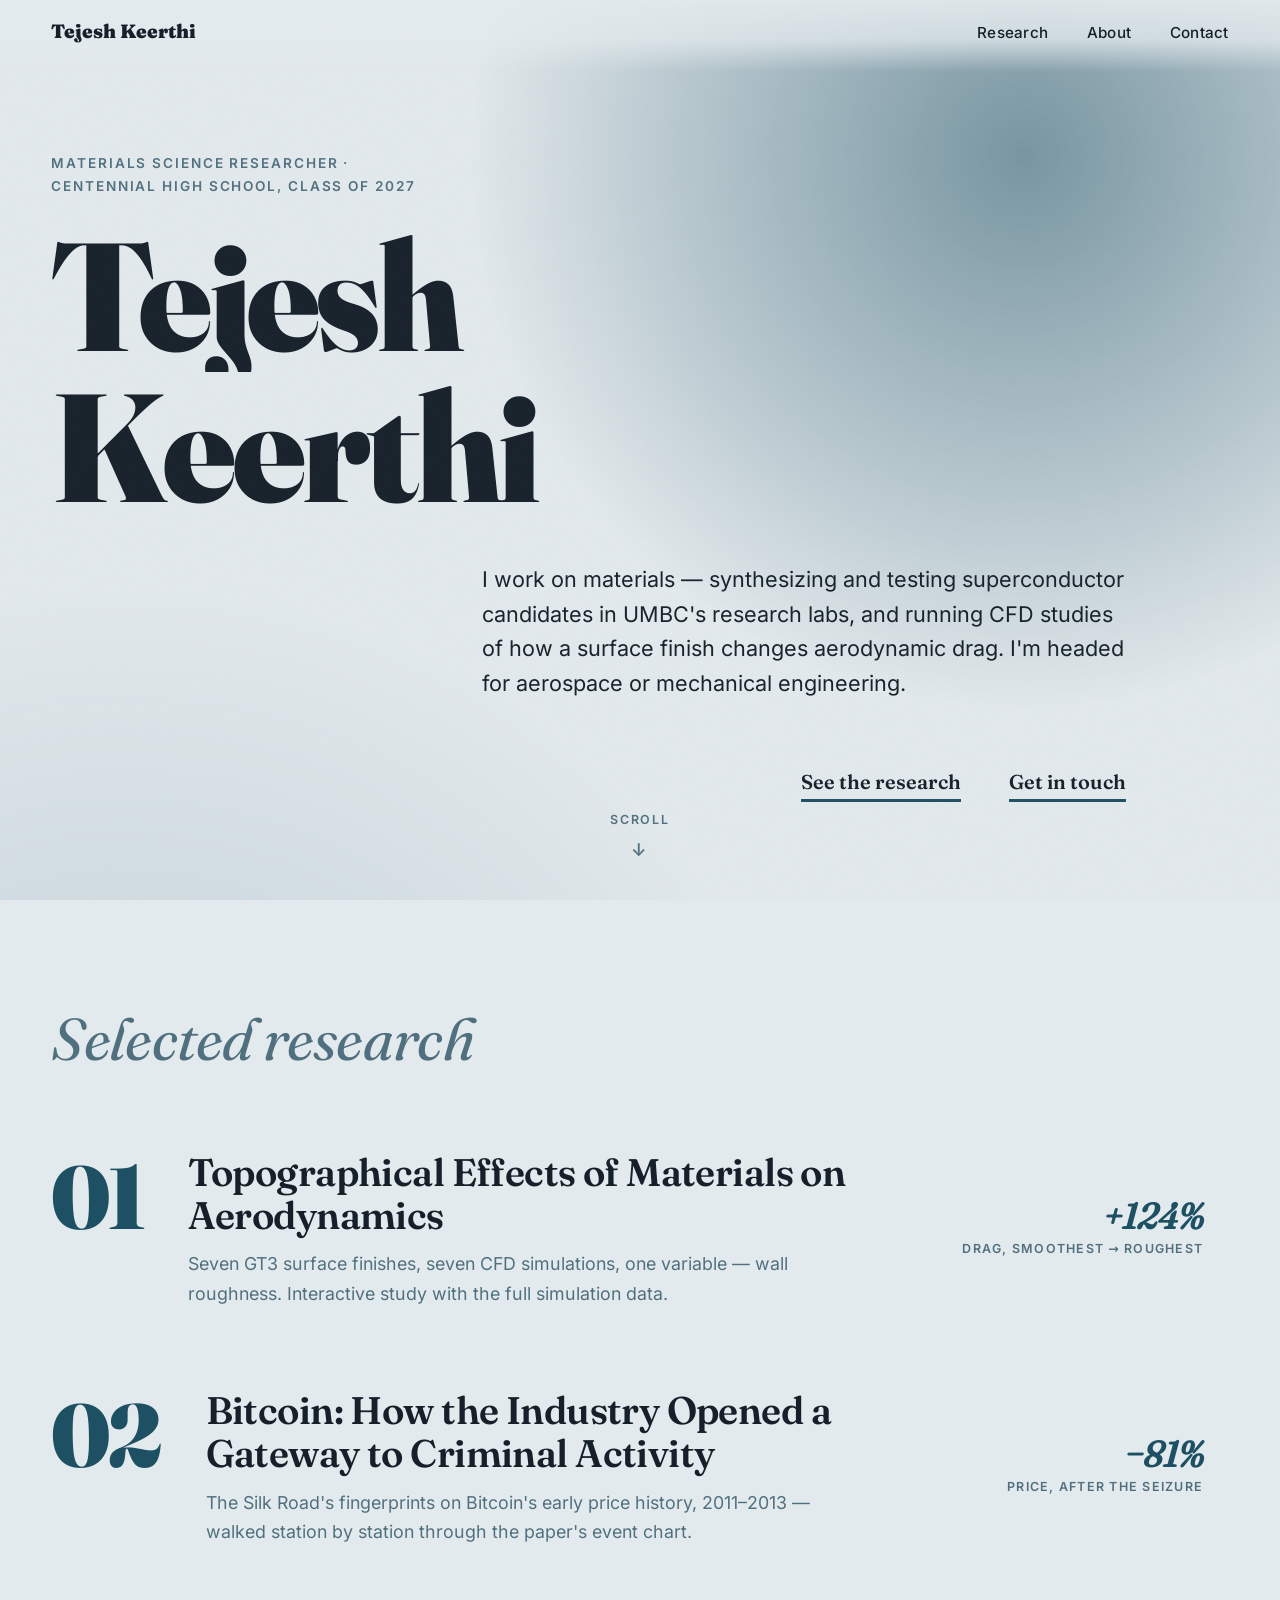
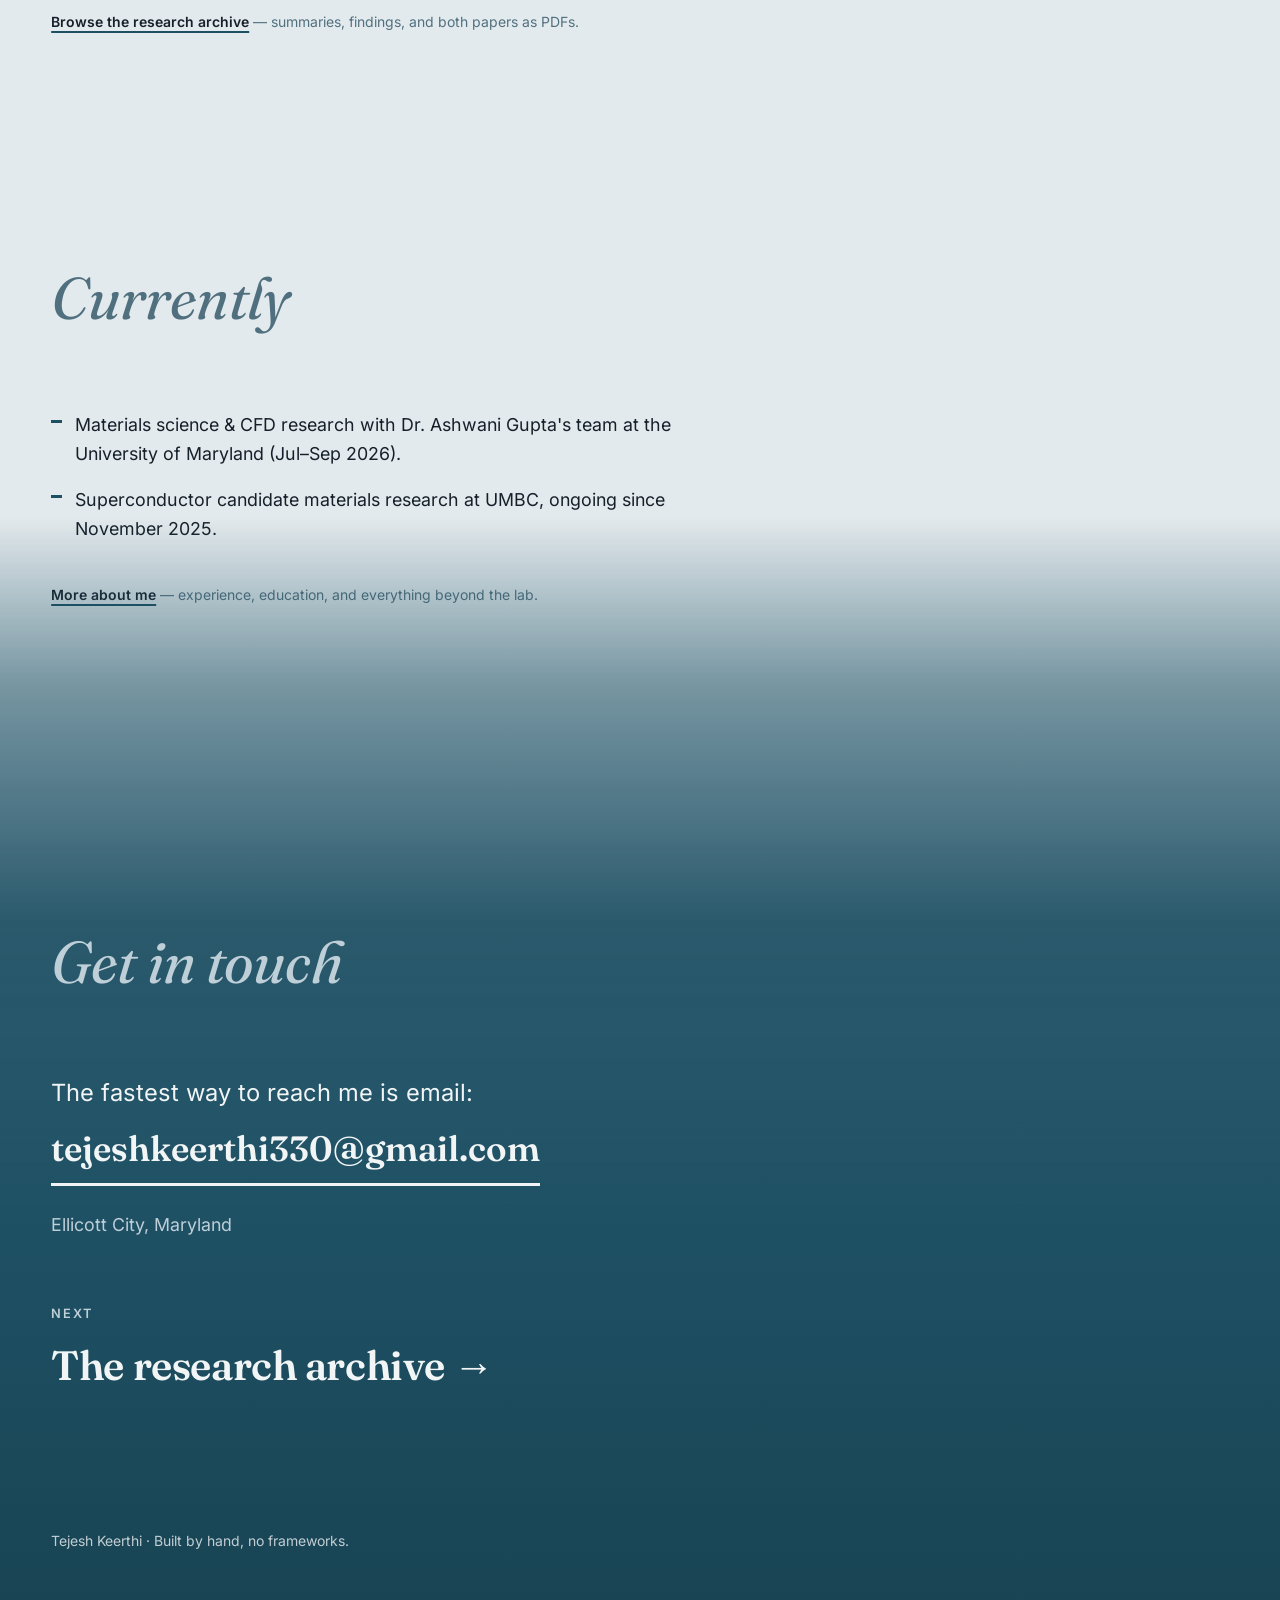
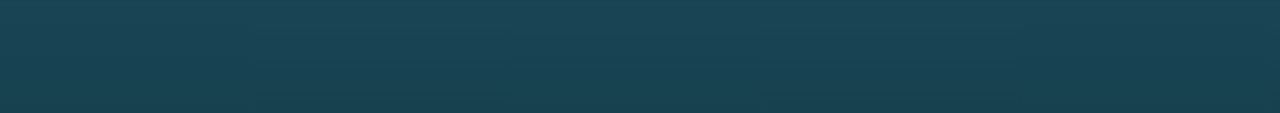
<file: index.html>
<!DOCTYPE html>
<html lang="en">
<head>
  <meta charset="UTF-8">
  <meta name="viewport" content="width=device-width, initial-scale=1.0">
  <script>if(!matchMedia("(prefers-reduced-motion: reduce)").matches)document.documentElement.dataset.js="1"</script>

  <title>Tejesh Keerthi — Materials Science &amp; Aerodynamics Research</title>
  <meta name="description" content="Materials science researcher at Centennial High School (Class of 2027): superconductor candidate research at UMBC, a CFD study of surface topography and aerodynamic drag, and independent research on Bitcoin's early markets — headed for aerospace or mechanical engineering.">
  <meta property="og:title" content="Tejesh Keerthi — Materials Science &amp; Aerodynamics Research">
  <meta property="og:description" content="Superconductor candidate research at UMBC, CFD study of surface topography and aerodynamic drag, and independent research on Bitcoin's early markets.">
  <meta property="og:type" content="website">
  <!-- og:image must be an absolute URL — update if deployed somewhere other than GitHub Pages -->
  <meta property="og:image" content="https://tejeshkeerthi330-web.github.io/portfolio/assets/img/og-card.jpg">
  <meta property="og:image:width" content="1200">
  <meta property="og:image:height" content="630">
  <meta name="twitter:card" content="summary_large_image">
  <link rel="canonical" href="https://tejeshkeerthi330-web.github.io/portfolio/">
  <meta name="theme-color" content="#E3EAED">

  <link rel="icon" type="image/svg+xml" href="assets/favicon.svg">
  <link rel="icon" type="image/png" sizes="32x32" href="assets/img/favicon-32.png">
  <link rel="apple-touch-icon" href="assets/img/apple-touch-icon.png">

  <link rel="preload" as="font" type="font/woff2" crossorigin href="assets/fonts/6NU78FyLNQOQZAnv9bYEvDiIdE9Ea92uemAk_WBq8U_9v0c2Wa0KxC9TeA.woff2">
  <link rel="preload" as="font" type="font/woff2" crossorigin href="assets/fonts/UcC73FwrK3iLTeHuS_nVMrMxCp50SjIa1ZL7.woff2">
  <link rel="stylesheet" href="styles.css">
  <script type="application/ld+json">{"@context": "https://schema.org", "@type": "Person", "name": "Tejesh Keerthi", "email": "mailto:tejeshkeerthi330@gmail.com", "address": {"@type": "PostalAddress", "addressLocality": "Ellicott City", "addressRegion": "MD"}, "affiliation": {"@type": "EducationalOrganization", "name": "Centennial High School"}, "description": "Materials science researcher (Class of 2027) pursuing undergraduate study in aerospace or mechanical engineering.", "url": "https://tejeshkeerthi330-web.github.io/portfolio/"}</script>
</head>
<body>

  <div class="veil" aria-hidden="true"></div>

  <a class="skip-link" href="#main">Skip to content</a>

  <!-- Ambient canvas: pools drift with scroll; petrol leans to the cursor -->
  <div class="ambient" aria-hidden="true">
    <div class="pool pool-petrol" data-lean data-drift="-0.06"></div>
    <div class="pool pool-tide" data-drift="0.05"></div>
    <div class="pool pool-glacier" data-drift="-0.03"></div>
    <div class="pool pool-tide-2" data-drift="0.04"></div>
  </div>

  <header class="site-head">
    <nav class="site-nav" aria-label="Primary">
      <a class="brand" href="index.html">Tejesh Keerthi</a>
      <button class="nav-toggle" aria-expanded="false" aria-controls="nav-menu">Menu</button>
      <ul id="nav-menu" class="nav-menu">
        <li><a href="research.html">Research</a></li>
        <li><a href="about.html">About</a></li>
        <li><a href="contact.html">Contact</a></li>
      </ul>
    </nav>
  </header>

  <main id="main">

    <!-- ============================================================
         COVER — identity at full scale.
         ============================================================ -->
    <section class="hero cover-hero frame" aria-labelledby="hero-heading">
      <p class="hero-kicker">Materials science researcher · Centennial High School, Class of 2027</p>
      <h1 id="hero-heading" class="hero-title">
        <span class="mask"><span class="mask-inner">Tejesh</span></span>
        <span class="mask"><span class="mask-inner">Keerthi</span></span>
      </h1>
      <p class="hero-lede">
        I work on materials — synthesizing and testing superconductor
        candidates in UMBC's research labs, and running CFD studies of how
        a surface finish changes aerodynamic drag. I'm headed for aerospace
        or mechanical engineering.
      </p>
      <div class="hero-actions">
        <a class="flow-link" href="research.html">See the research</a>
        <a class="flow-link" href="contact.html">Get in touch</a>
      </div>
      <p class="hero-cue" aria-hidden="true">Scroll</p>
    </section>

    <!-- ============================================================
         RESEARCH INDEX — two studies, each its own page.
         ============================================================ -->
    <section class="work frame" aria-labelledby="work-heading">
      <h2 id="work-heading" class="section-title" data-rise>Selected research</h2>

      <div class="index-list">
        <a class="index-row" href="aerodynamics.html">
          <span class="index-num" aria-hidden="true">01</span>
          <span>
            <span class="index-title">Topographical Effects of Materials on Aerodynamics</span>
            <span class="index-sub">Seven GT3 surface finishes, seven CFD simulations, one
              variable — wall roughness. Interactive study with the full
              simulation data.</span>
          </span>
          <span class="index-stat">
            <span class="index-stat-num">+124%</span>
            <span class="index-stat-label">drag, smoothest → roughest</span>
          </span>
        </a>

        <a class="index-row" href="bitcoin.html">
          <span class="index-num" aria-hidden="true">02</span>
          <span>
            <span class="index-title">Bitcoin: How the Industry Opened a Gateway to Criminal Activity</span>
            <span class="index-sub">The Silk Road's fingerprints on Bitcoin's early price
              history, 2011–2013 — walked station by station through the
              paper's event chart.</span>
          </span>
          <span class="index-stat">
            <span class="index-stat-num">−81%</span>
            <span class="index-stat-label">price, after the seizure</span>
          </span>
        </a>
      </div>

      <p class="spread-links" style="margin-top: var(--space-6);">
        <a class="text-link" href="research.html">Browse the research archive</a> — summaries, findings, and both papers as PDFs.
      </p>
    </section>

    <!-- ============================================================
         CURRENTLY — the cover's living line.
         ============================================================ -->
    <section class="experience frame" aria-labelledby="now-heading">
      <h2 id="now-heading" class="section-title" data-rise>Currently</h2>
      <ul class="x-fact-list">
        <li>Materials science &amp; CFD research with Dr. Ashwani Gupta's team
          at the University of Maryland (Jul–Sep 2026).</li>
        <li>Superconductor candidate materials research at UMBC, ongoing since
          November 2025.</li>
      </ul>
      <p class="spread-links" style="margin-top: var(--space-5);">
        <a class="text-link" href="about.html">More about me</a> — experience, education, and everything beyond the lab.
      </p>
    </section>

    <!-- ============================================================
         DEEP CLOSE
         ============================================================ -->
    <div class="deep">
      <div class="deep-pool" aria-hidden="true"></div>
      <section class="contact frame" aria-label="Contact and next page">
        <h2 class="section-title" data-rise>Get in touch</h2>
        <p class="contact-line">The fastest way to reach me is email:<br>
          <a class="flow-link" href="mailto:tejeshkeerthi330@gmail.com">tejeshkeerthi330@gmail.com</a>
        </p>
        <p class="contact-loc">Ellicott City, Maryland</p>
        <p class="next-kicker">Next</p>
        <a class="next-link" href="research.html">The research archive <span class="arr">→</span></a>
      </section>
    </div>

  </main>

  <footer class="site-foot deep">
    <div class="frame">
      <p>Tejesh Keerthi · Built by hand, no frameworks.</p>
    </div>
  </footer>

  <script src="assets/lenis.min.js"></script>
  <script src="script.js"></script>
</body>
</html>
</file>
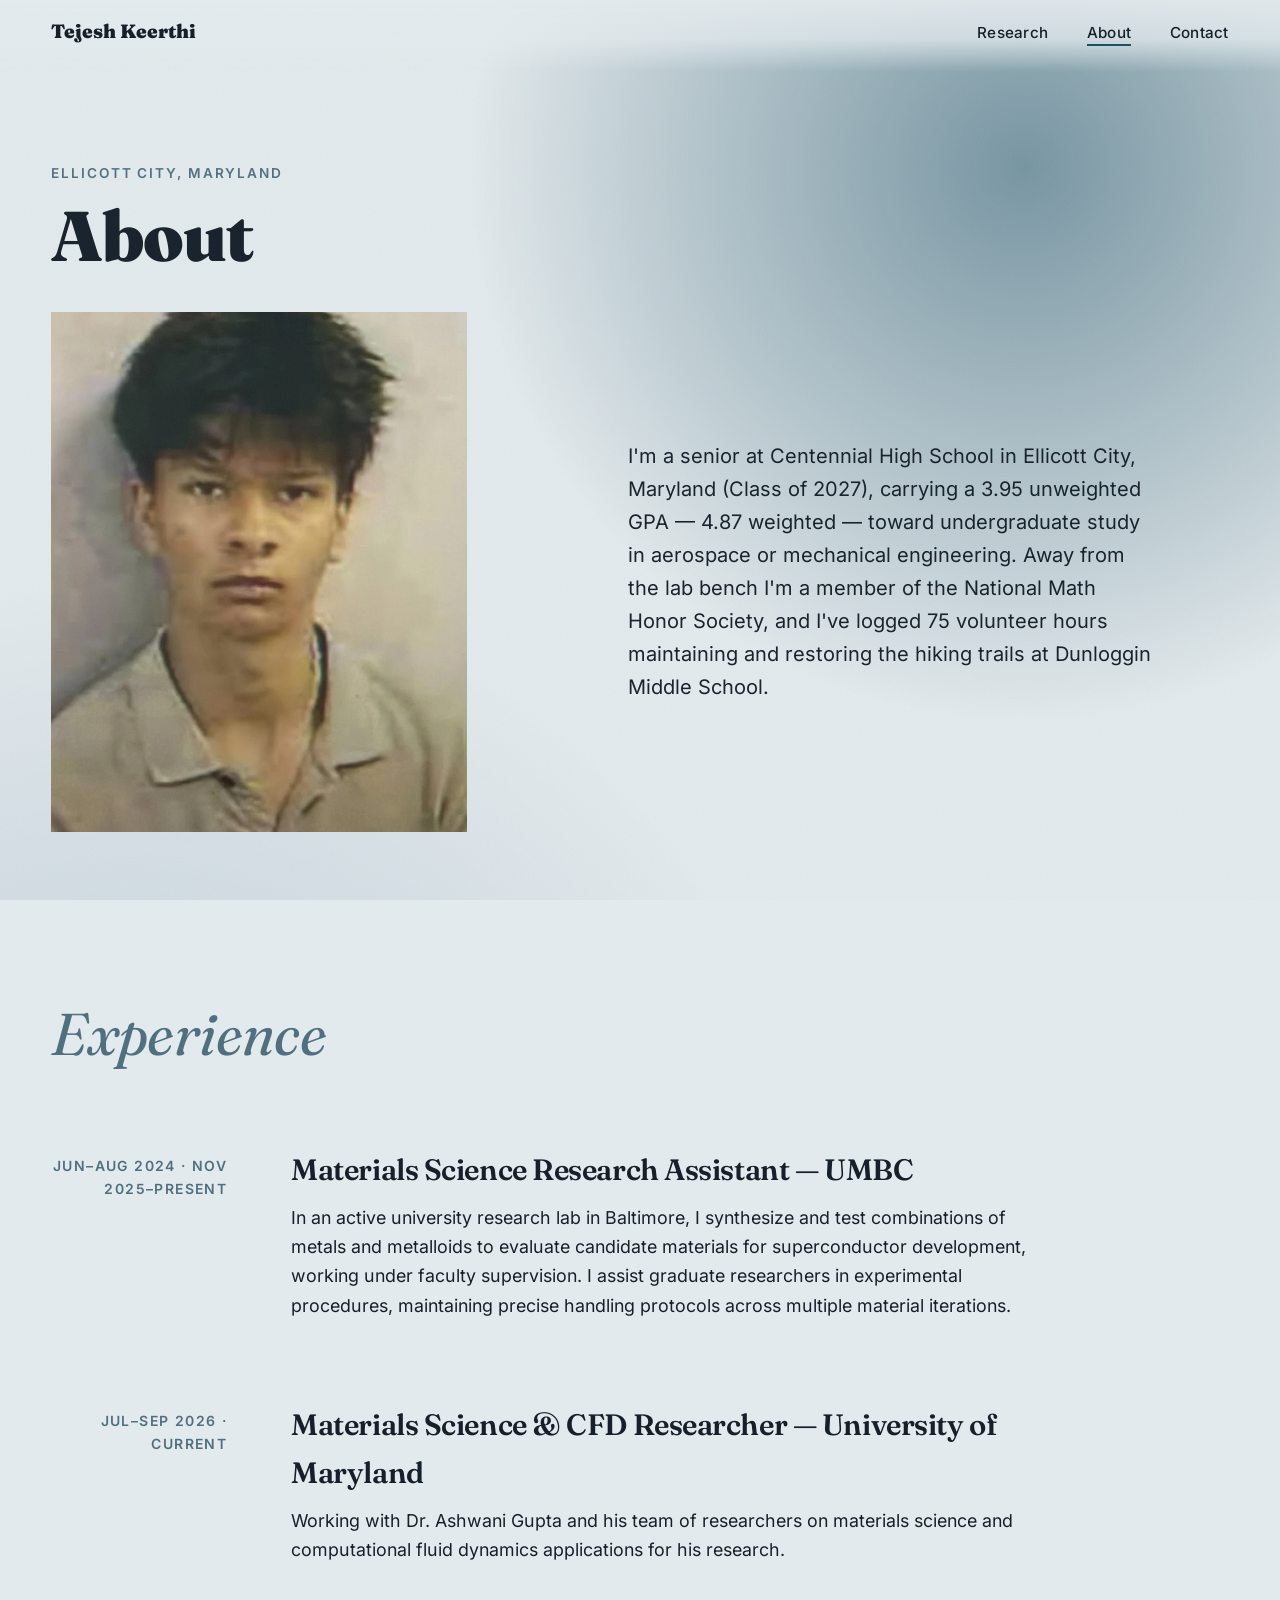
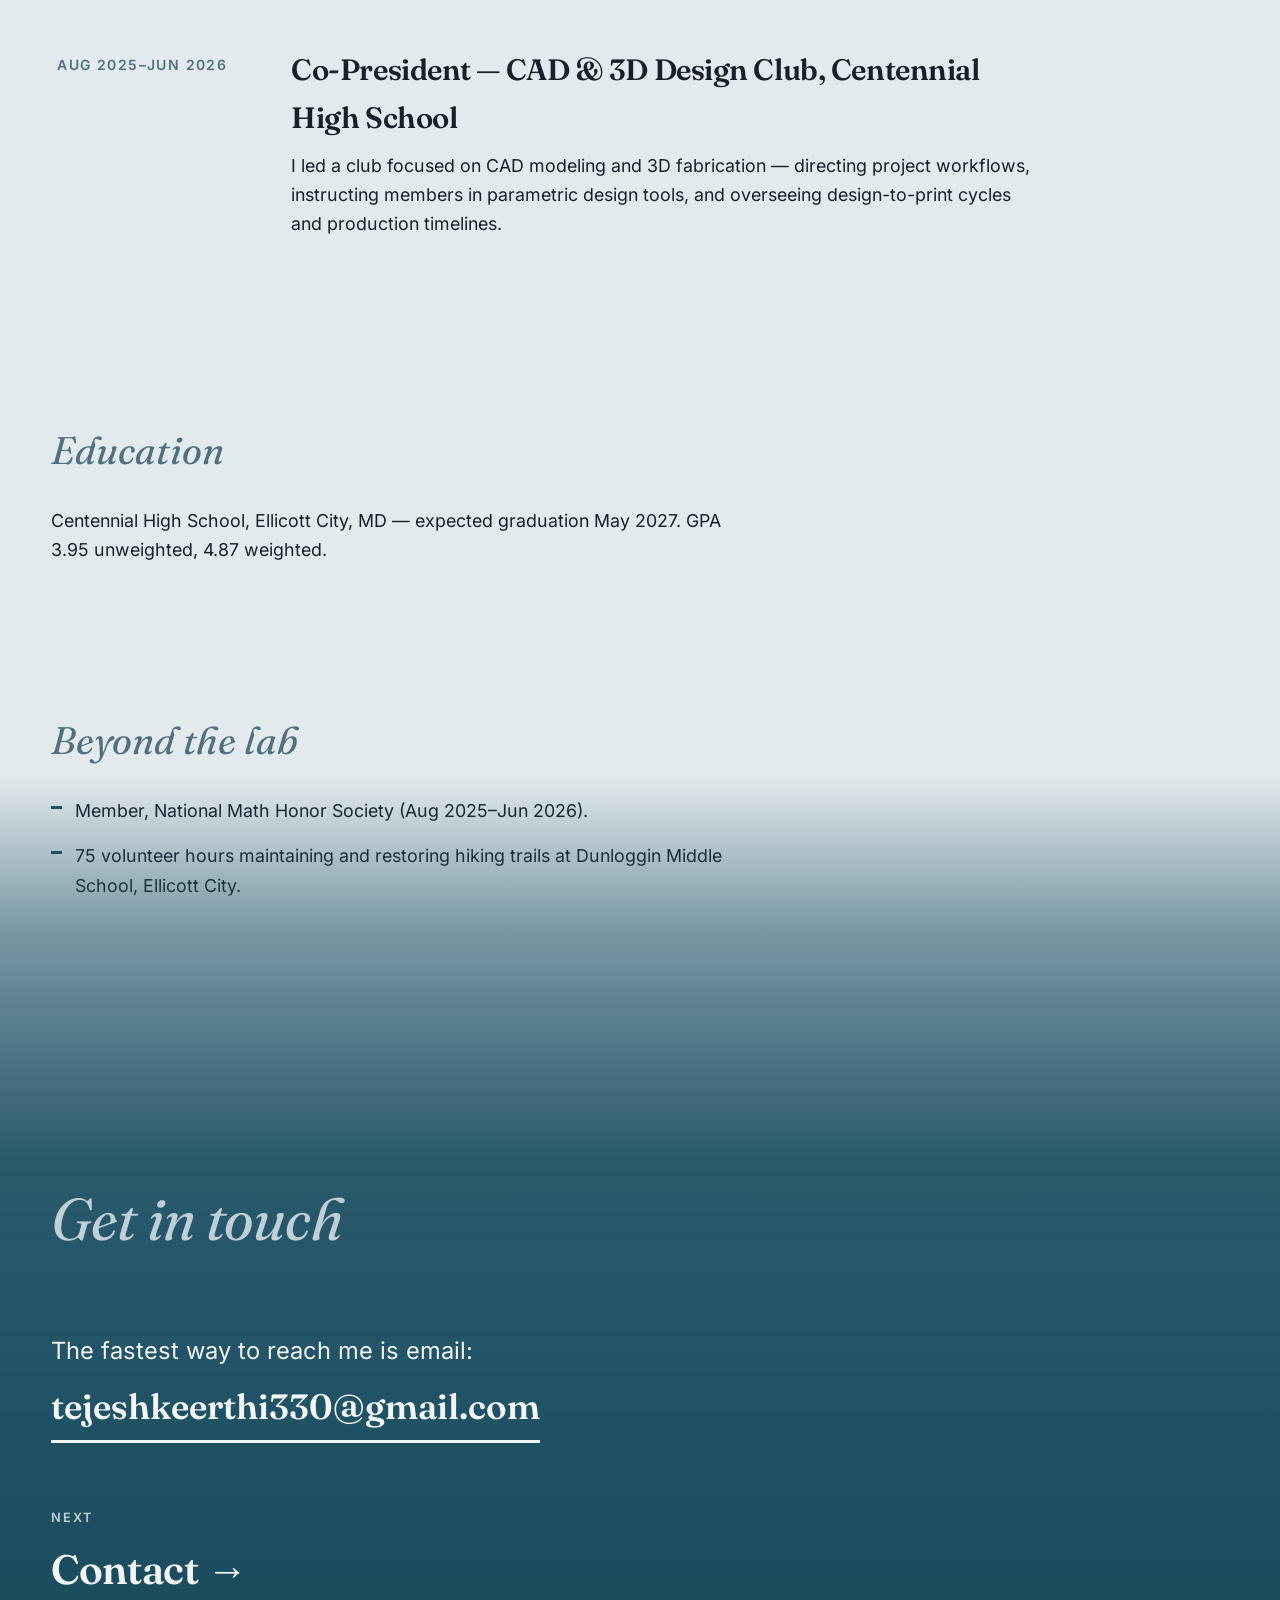
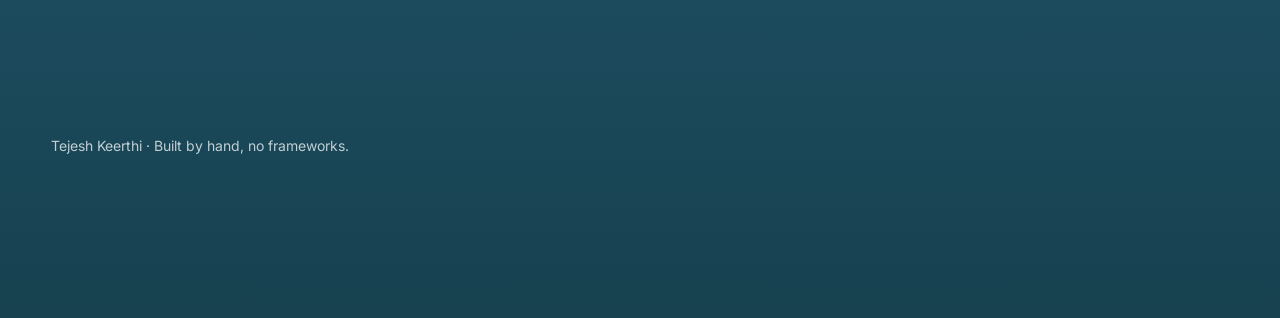
<file: about.html>
<!DOCTYPE html>
<html lang="en">
<head>
  <meta charset="UTF-8">
  <meta name="viewport" content="width=device-width, initial-scale=1.0">
  <script>if(!matchMedia("(prefers-reduced-motion: reduce)").matches)document.documentElement.dataset.js="1"</script>

  <title>About — Tejesh Keerthi</title>
  <meta name="description" content="Senior at Centennial High School in Ellicott City, Maryland (Class of 2027) — materials science research at UMBC and the University of Maryland, CAD & 3D Design Club co-president, headed for aerospace or mechanical engineering.">
  <meta property="og:title" content="About — Tejesh Keerthi">
  <meta property="og:description" content="Materials science research at UMBC and UMD, CAD & 3D Design Club co-president, Class of 2027.">
  <meta property="og:type" content="profile">
  <meta property="og:image" content="https://tejeshkeerthi330-web.github.io/portfolio/assets/img/og-card.jpg">
  <meta property="og:image:width" content="1200">
  <meta property="og:image:height" content="630">
  <meta name="twitter:card" content="summary_large_image">
  <link rel="canonical" href="https://tejeshkeerthi330-web.github.io/portfolio/about.html">
  <meta name="theme-color" content="#E3EAED">

  <link rel="icon" type="image/svg+xml" href="assets/favicon.svg">
  <link rel="icon" type="image/png" sizes="32x32" href="assets/img/favicon-32.png">
  <link rel="apple-touch-icon" href="assets/img/apple-touch-icon.png">

  <link rel="preload" as="font" type="font/woff2" crossorigin href="assets/fonts/6NU78FyLNQOQZAnv9bYEvDiIdE9Ea92uemAk_WBq8U_9v0c2Wa0KxC9TeA.woff2">
  <link rel="preload" as="font" type="font/woff2" crossorigin href="assets/fonts/UcC73FwrK3iLTeHuS_nVMrMxCp50SjIa1ZL7.woff2">
  <link rel="stylesheet" href="styles.css">
  <script type="application/ld+json">{"@context": "https://schema.org", "@type": "Person", "name": "Tejesh Keerthi", "email": "mailto:tejeshkeerthi330@gmail.com", "address": {"@type": "PostalAddress", "addressLocality": "Ellicott City", "addressRegion": "MD"}, "affiliation": {"@type": "EducationalOrganization", "name": "Centennial High School"}, "description": "Materials science researcher (Class of 2027) pursuing undergraduate study in aerospace or mechanical engineering.", "url": "https://tejeshkeerthi330-web.github.io/portfolio/"}</script>
</head>
<body>

  <div class="veil" aria-hidden="true"></div>

  <a class="skip-link" href="#main">Skip to content</a>

  <div class="ambient" aria-hidden="true">
    <div class="pool pool-petrol" data-lean data-drift="-0.06"></div>
    <div class="pool pool-tide" data-drift="0.05"></div>
    <div class="pool pool-glacier" data-drift="-0.03"></div>
  </div>

  <header class="site-head">
    <nav class="site-nav" aria-label="Primary">
      <a class="brand" href="index.html">Tejesh Keerthi</a>
      <button class="nav-toggle" aria-expanded="false" aria-controls="nav-menu">Menu</button>
      <ul id="nav-menu" class="nav-menu">
        <li><a href="research.html">Research</a></li>
        <li><a href="about.html" aria-current="page">About</a></li>
        <li><a href="contact.html">Contact</a></li>
      </ul>
    </nav>
  </header>

  <main id="main">

    <section class="x-hero frame" aria-labelledby="page-title">
      <p class="x-kicker">Ellicott City, Maryland</p>
      <h1 id="page-title" class="x-title">
        <span class="mask"><span class="mask-inner">About</span></span>
      </h1>
      <div class="about-grid" style="margin-top: var(--space-5);">
        <div class="about-media unclip" data-reveal>
          <div class="unclip-inner">
            <img src="assets/img/headshot.jpg" data-parallax
                 alt="Headshot of Tejesh Keerthi" width="640" height="800">
          </div>
        </div>
        <div class="about-copy">
          <p class="x-lede">I'm a senior at Centennial High School in Ellicott
            City, Maryland (Class of 2027), carrying a 3.95 unweighted GPA —
            4.87 weighted — toward undergraduate study in aerospace or
            mechanical engineering. Away from the lab bench I'm a member of
            the National Math Honor Society, and I've logged 75 volunteer
            hours maintaining and restoring the hiking trails at Dunloggin
            Middle School.</p>
        </div>
      </div>
    </section>

    <!-- ============================================================
         EXPERIENCE
         ============================================================ -->
    <section class="experience frame" aria-labelledby="experience-heading">
      <h2 id="experience-heading" class="section-title" data-rise>Experience</h2>

      <ol class="xp-list">
        <li class="xp-entry">
          <p class="xp-dates">Jun–Aug 2024 · Nov 2025–present</p>
          <div class="xp-body">
            <h3 class="xp-role">Materials Science Research Assistant — UMBC</h3>
            <p>In an active university research lab in Baltimore, I synthesize and
              test combinations of metals and metalloids to evaluate candidate
              materials for superconductor development, working under faculty
              supervision. I assist graduate researchers in experimental
              procedures, maintaining precise handling protocols across multiple
              material iterations.</p>
          </div>
        </li>
        <li class="xp-entry">
          <p class="xp-dates">Jul–Sep 2026 · current</p>
          <div class="xp-body">
            <h3 class="xp-role">Materials Science &amp; CFD Researcher — University of Maryland</h3>
            <p>Working with Dr. Ashwani Gupta and his team of researchers on
              materials science and computational fluid dynamics applications
              for his research.</p>
          </div>
        </li>
        <li class="xp-entry">
          <p class="xp-dates">Aug 2025–Jun 2026</p>
          <div class="xp-body">
            <h3 class="xp-role">Co-President — CAD &amp; 3D Design Club, Centennial High School</h3>
            <p>I led a club focused on CAD modeling and 3D fabrication — directing
              project workflows, instructing members in parametric design tools,
              and overseeing design-to-print cycles and production timelines.</p>
          </div>
        </li>
      </ol>
    </section>

    <!-- ============================================================
         EDUCATION & BEYOND
         ============================================================ -->
    <section class="x-section frame" aria-labelledby="edu-heading">
      <h2 id="edu-heading" class="x-section-title" data-rise>Education</h2>
      <div class="x-prose">
        <p>Centennial High School, Ellicott City, MD — expected graduation
          May 2027. GPA 3.95 unweighted, 4.87 weighted.</p>
      </div>
    </section>

    <section class="x-section frame" aria-labelledby="beyond-heading">
      <h2 id="beyond-heading" class="x-section-title" data-rise>Beyond the lab</h2>
      <ul class="x-fact-list">
        <li>Member, National Math Honor Society (Aug 2025–Jun 2026).</li>
        <li>75 volunteer hours maintaining and restoring hiking trails at
          Dunloggin Middle School, Ellicott City.</li>
      </ul>
    </section>

    <!-- ============================================================
         DEEP CLOSE
         ============================================================ -->
    <div class="deep">
      <div class="deep-pool" aria-hidden="true"></div>
      <section class="contact frame" aria-label="Contact and next page">
        <h2 class="section-title" data-rise>Get in touch</h2>
        <p class="contact-line">The fastest way to reach me is email:<br>
          <a class="flow-link" href="mailto:tejeshkeerthi330@gmail.com">tejeshkeerthi330@gmail.com</a>
        </p>
        <p class="next-kicker">Next</p>
        <a class="next-link" href="contact.html">Contact <span class="arr">→</span></a>
      </section>
    </div>

  </main>

  <footer class="site-foot deep">
    <div class="frame">
      <p>Tejesh Keerthi · Built by hand, no frameworks.</p>
    </div>
  </footer>

  <script src="assets/lenis.min.js"></script>
  <script src="script.js"></script>
</body>
</html>
</file>
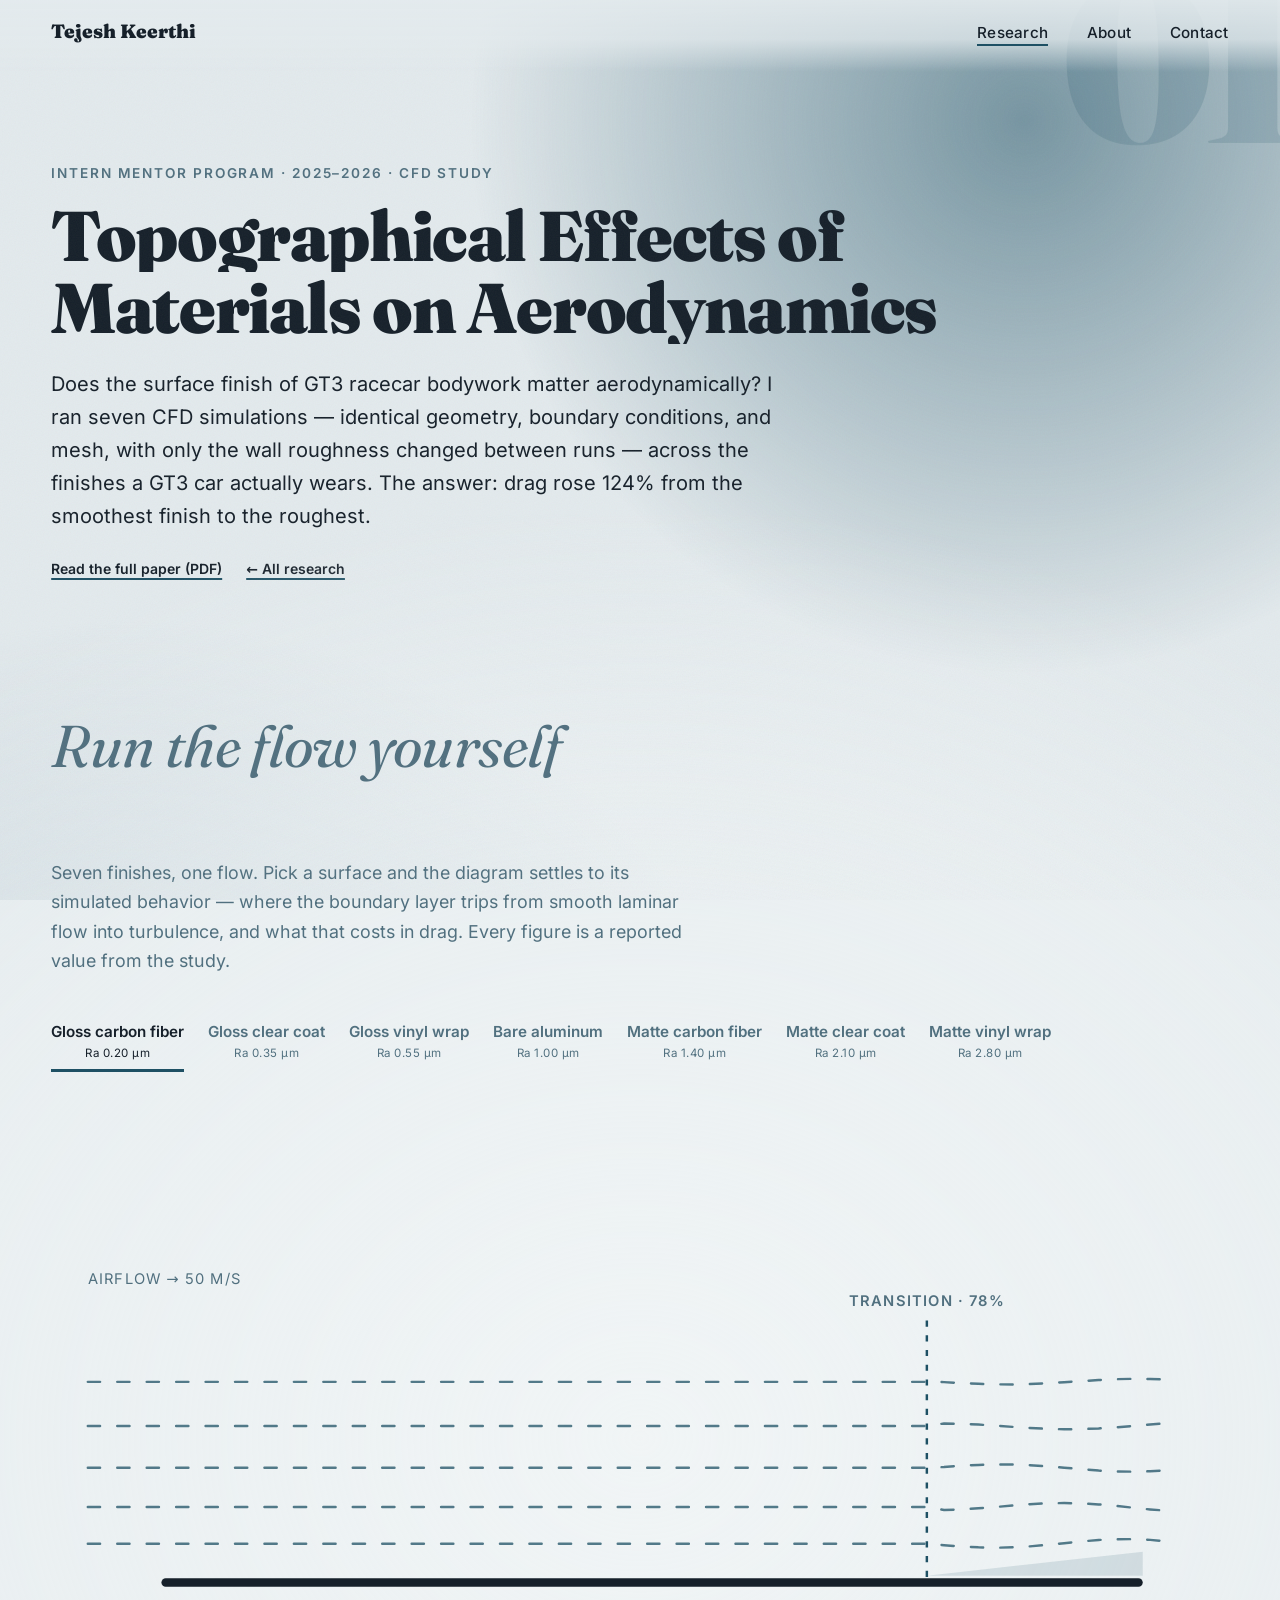
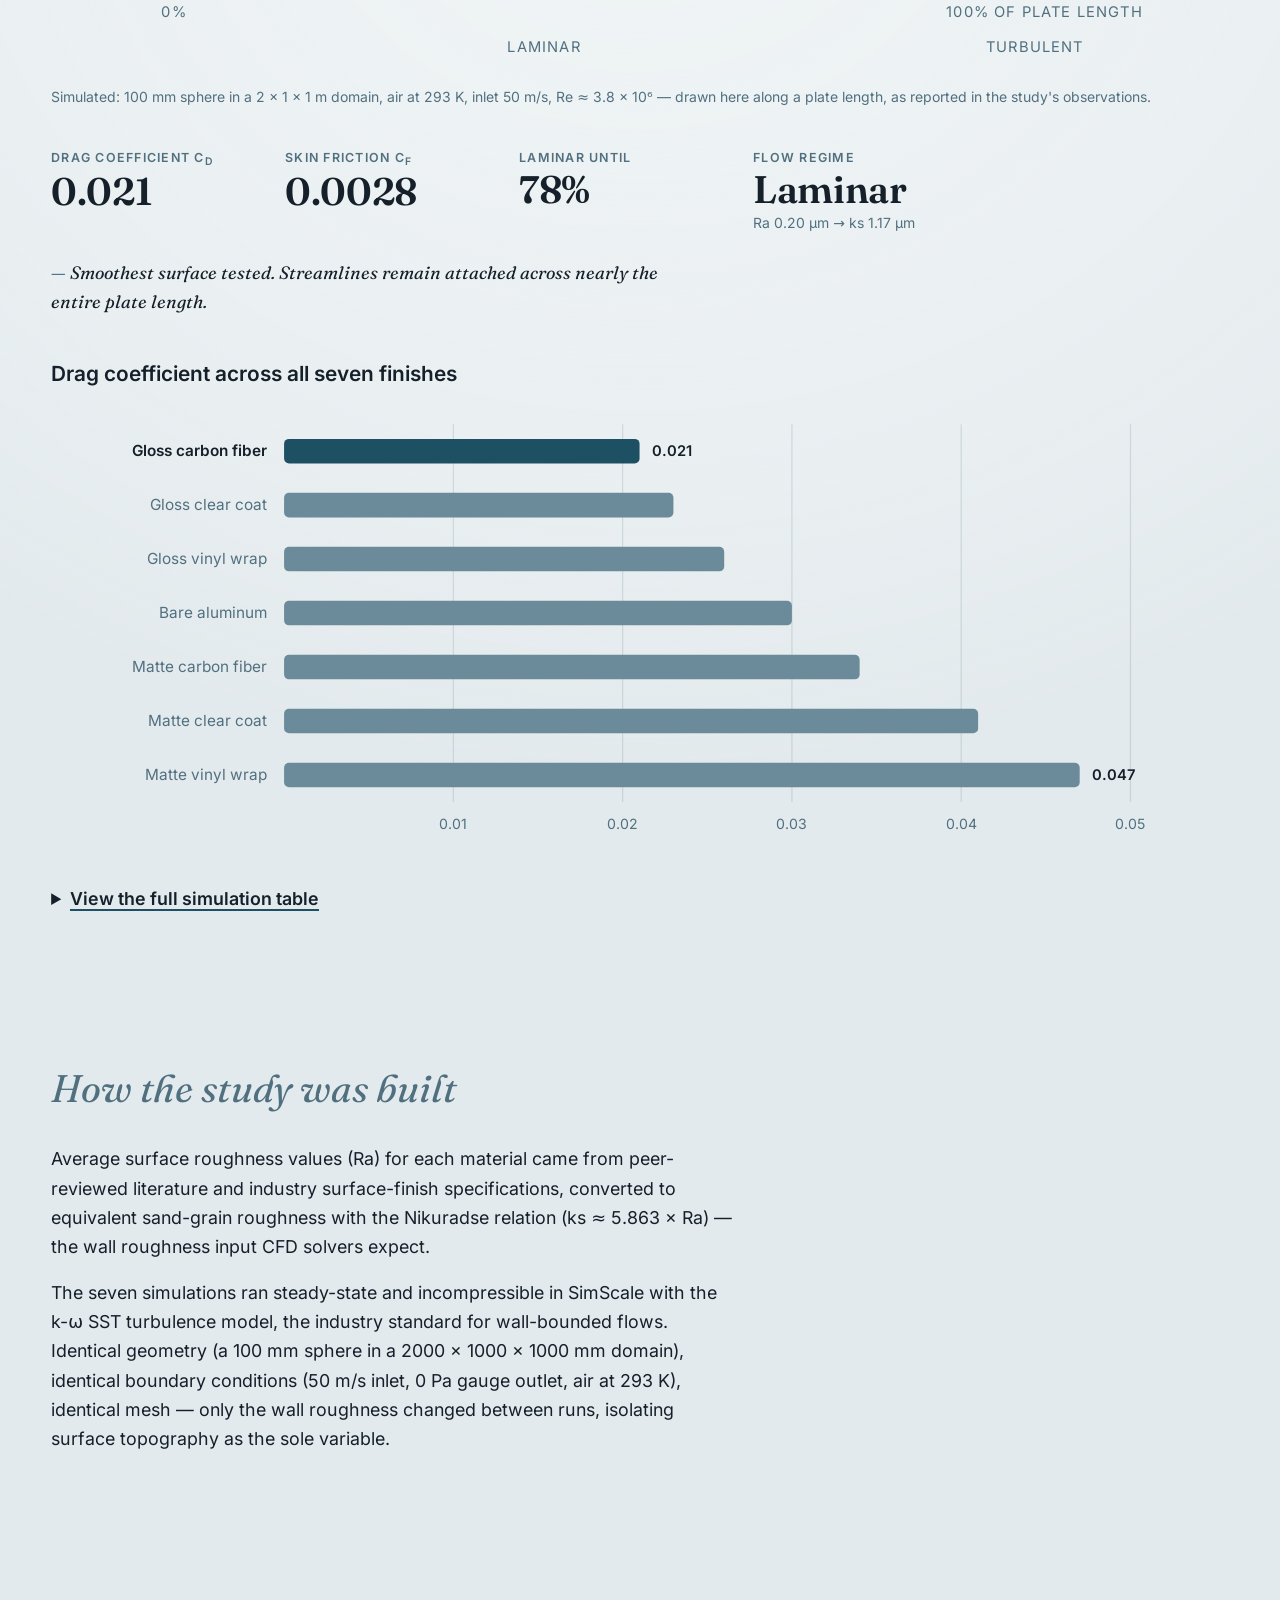
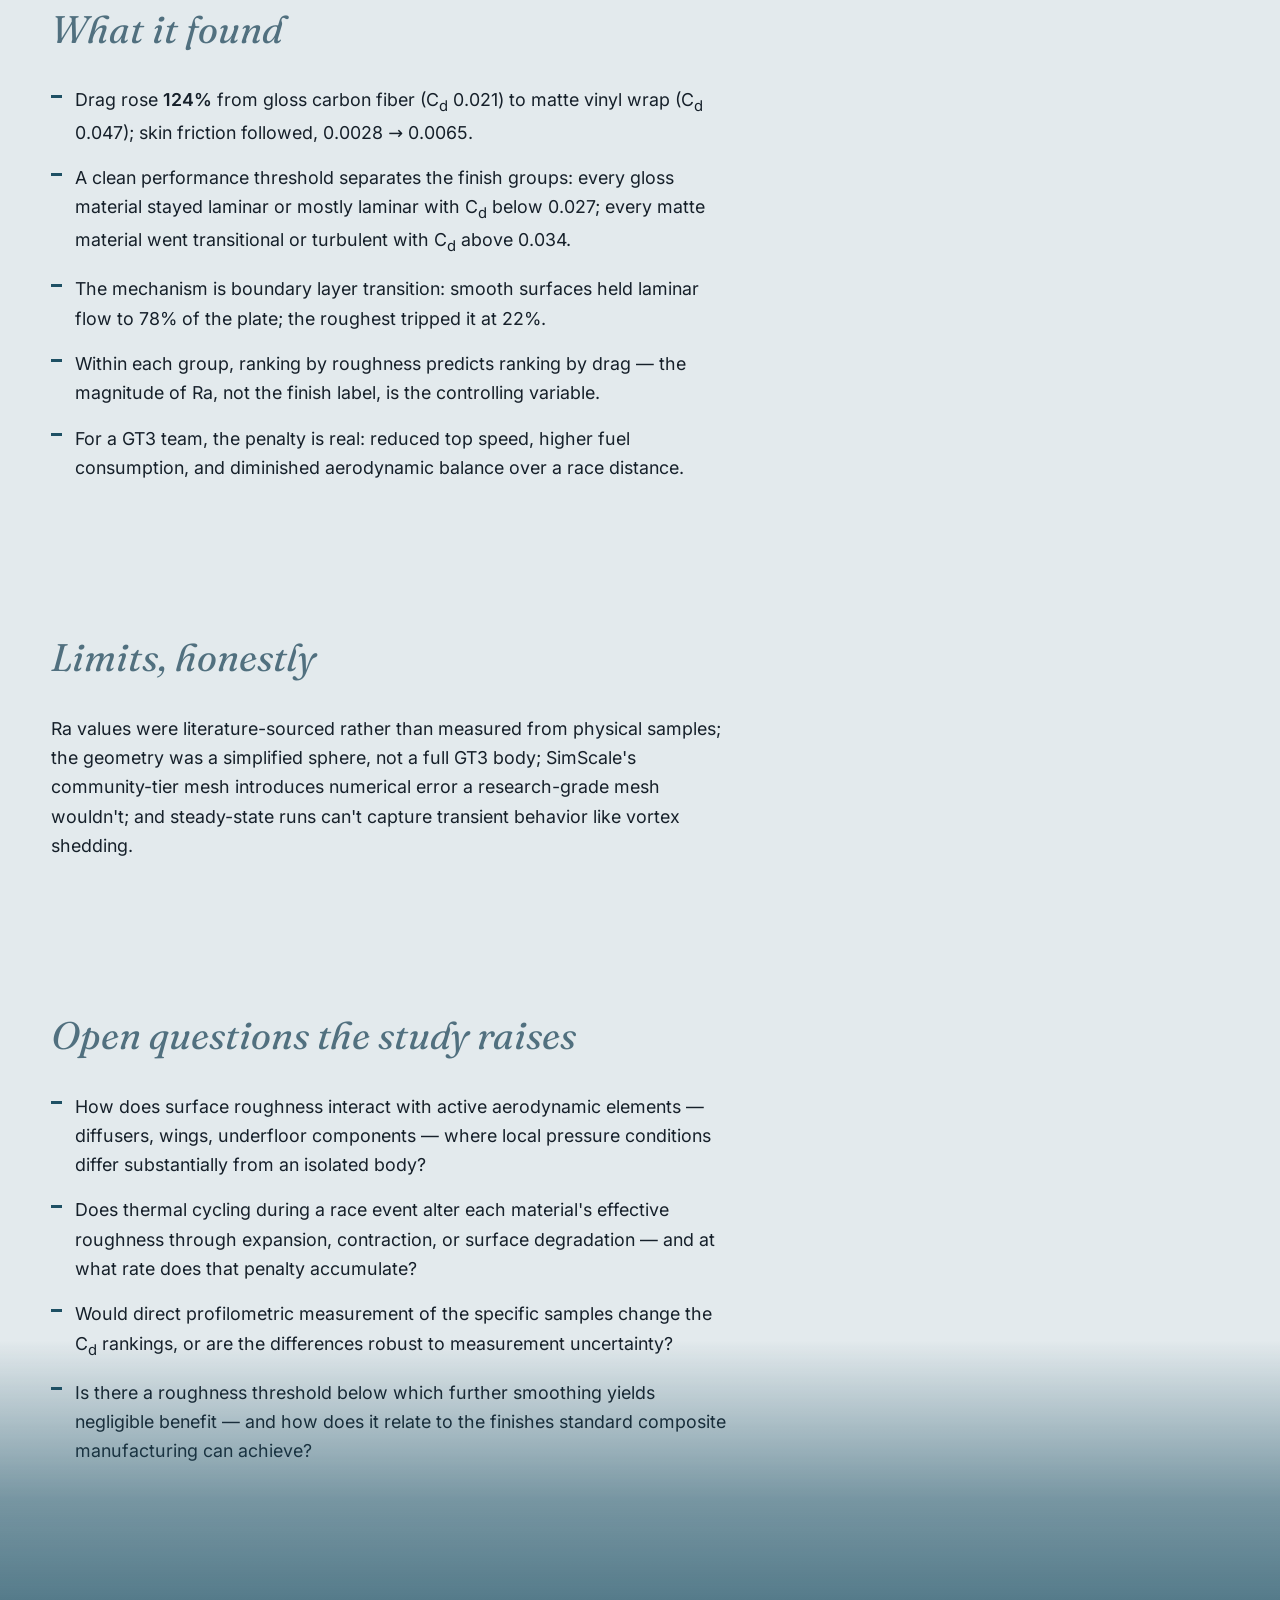
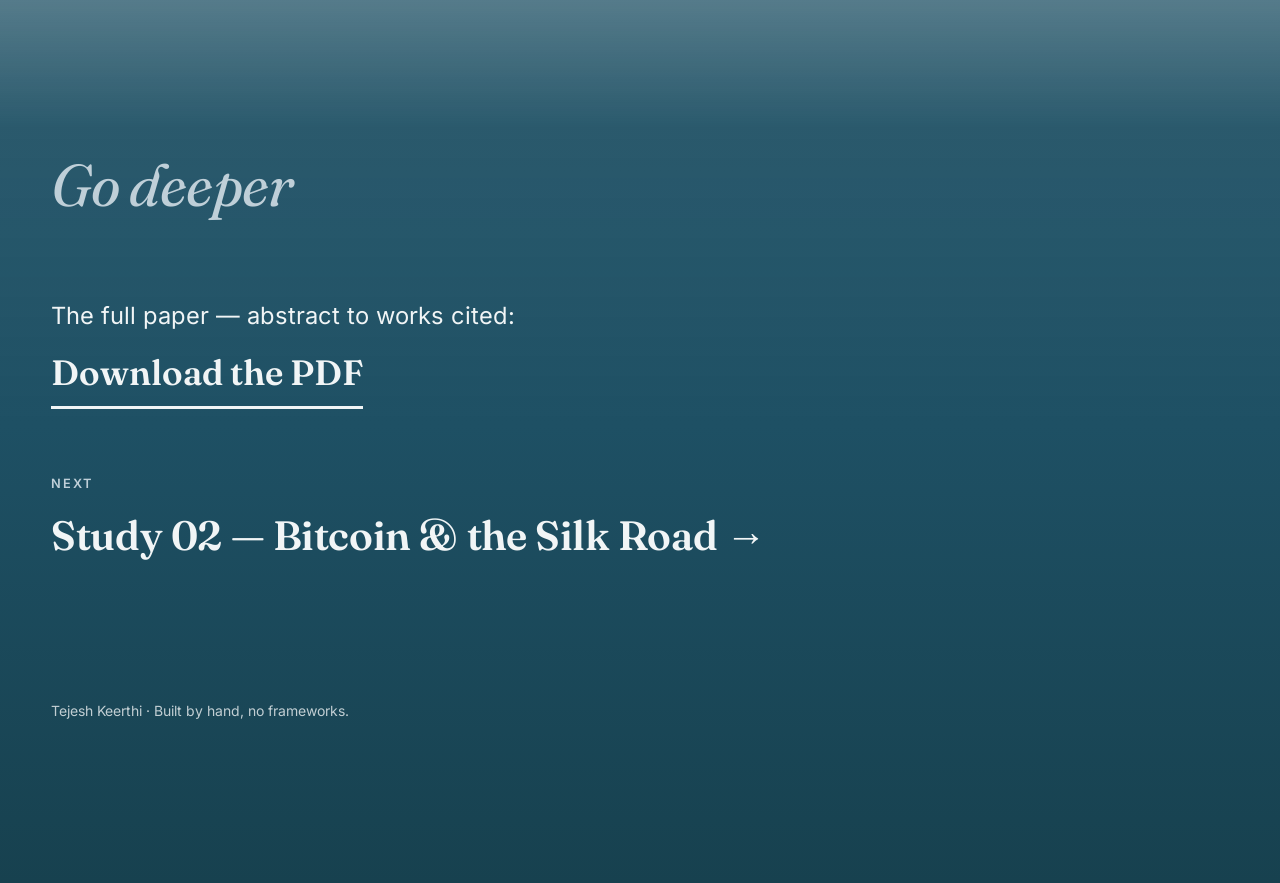
<file: aerodynamics.html>
<!DOCTYPE html>
<html lang="en">
<head>
  <meta charset="UTF-8">
  <meta name="viewport" content="width=device-width, initial-scale=1.0">
  <script>if(!matchMedia("(prefers-reduced-motion: reduce)").matches)document.documentElement.dataset.js="1"</script>

  <title>Topographical Effects of Materials on Aerodynamics — Tejesh Keerthi</title>
  <meta name="description" content="Interactive study explorer: seven GT3 surface finishes, seven CFD simulations. Drag rose 124% from gloss carbon fiber to matte vinyl wrap — pick a finish and watch the boundary layer change.">
  <meta property="og:title" content="Topographical Effects of Materials on Aerodynamics — Tejesh Keerthi">
  <meta property="og:description" content="Seven GT3 surface finishes, seven CFD simulations, one variable: wall roughness. An interactive tour of the study.">
  <meta property="og:type" content="article">

  <meta property="og:image" content="https://tejeshkeerthi330-web.github.io/portfolio/assets/img/aero-card.jpg">
  <meta property="og:image:width" content="1200">
  <meta property="og:image:height" content="630">
  <meta name="twitter:card" content="summary_large_image">
  <link rel="canonical" href="https://tejeshkeerthi330-web.github.io/portfolio/aerodynamics.html">
  <meta name="theme-color" content="#E3EAED">

  <link rel="icon" type="image/svg+xml" href="assets/favicon.svg">
  <link rel="icon" type="image/png" sizes="32x32" href="assets/img/favicon-32.png">
  <link rel="apple-touch-icon" href="assets/img/apple-touch-icon.png">

  <link rel="preload" as="font" type="font/woff2" crossorigin href="assets/fonts/6NU78FyLNQOQZAnv9bYEvDiIdE9Ea92uemAk_WBq8U_9v0c2Wa0KxC9TeA.woff2">
  <link rel="preload" as="font" type="font/woff2" crossorigin href="assets/fonts/UcC73FwrK3iLTeHuS_nVMrMxCp50SjIa1ZL7.woff2">
  <link rel="stylesheet" href="styles.css">
  <script type="application/ld+json">{"@context": "https://schema.org", "@type": "ScholarlyArticle", "headline": "Topographical Effects of Materials on Aerodynamics", "author": {"@type": "Person", "name": "Tejesh Keerthi"}, "description": "CFD study of how surface topography influences the aerodynamic performance of GT3 racecar bodywork materials.", "url": "https://tejeshkeerthi330-web.github.io/portfolio/aerodynamics.html"}</script>
</head>
<body>

  <div class="veil" aria-hidden="true"></div>

  <a class="skip-link" href="#main">Skip to content</a>

  <div class="ambient" aria-hidden="true">
    <div class="pool pool-petrol" data-lean data-drift="-0.06"></div>
    <div class="pool pool-tide" data-drift="0.05"></div>
    <div class="pool pool-glacier" data-drift="-0.03"></div>
  </div>

  <header class="site-head">
    <nav class="site-nav" aria-label="Primary">
      <a class="brand" href="index.html">Tejesh Keerthi</a>
      <button class="nav-toggle" aria-expanded="false" aria-controls="nav-menu">Menu</button>
      <ul id="nav-menu" class="nav-menu">
        <li><a href="research.html" aria-current="page">Research</a></li>
        <li><a href="about.html">About</a></li>
        <li><a href="contact.html">Contact</a></li>
      </ul>
    </nav>
  </header>

  <main id="main">

    <section class="x-hero frame" aria-labelledby="paper-title">
      <span class="x-num" aria-hidden="true" data-drift="0.07">01</span>
      <p class="x-kicker">Intern Mentor program · 2025–2026 · CFD study</p>
      <h1 id="paper-title" class="x-title">
        <span class="mask"><span class="mask-inner">Topographical Effects of</span></span>
        <span class="mask"><span class="mask-inner">Materials on Aerodynamics</span></span>
      </h1>
      <p class="x-lede">
        Does the surface finish of GT3 racecar bodywork matter aerodynamically?
        I ran seven CFD simulations — identical geometry, boundary conditions,
        and mesh, with only the wall roughness changed between runs — across the
        finishes a GT3 car actually wears. The answer: drag rose 124% from the
        smoothest finish to the roughest.
      </p>
      <p class="x-links">
        <a class="text-link" href="papers/topographical-effects-of-materials-on-aerodynamics.pdf" target="_blank" rel="noopener">Read the full paper (PDF)</a>
        <a class="text-link" href="research.html">← All research</a>
      </p>
    </section>

    <!-- ============================================================
         THE LAB — pick a finish, watch the boundary layer change.
         All values are reported simulation outputs from Table 1.
         ============================================================ -->
    <section class="lab frame" aria-labelledby="lab-title">
      <h2 id="lab-title" class="section-title" data-rise>Run the flow yourself</h2>
      <p class="lab-hint">Seven finishes, one flow. Pick a surface and the
        diagram settles to its simulated behavior — where the boundary layer
        trips from smooth laminar flow into turbulence, and what that costs in
        drag. Every figure is a reported value from the study.</p>

      <div id="material-chips" class="chip-row" role="radiogroup" aria-label="Surface finish"></div>

      <div class="viz">
        <svg id="flow-svg" viewBox="0 0 960 460" role="img" aria-label="Flow diagram">
          <!-- flow direction -->
          <text class="viz-label" x="30" y="140">airflow → 50 m/s</text>
          <!-- streamlines (built by JS) -->
          <g id="streams"></g>
          <!-- thickening turbulent boundary layer -->
          <path id="bl-wedge" fill="rgba(30, 80, 100, 0.13)" d=""></path>
          <!-- the plate -->
          <rect x="90" y="380" width="800" height="7" rx="3.5" fill="#16202A"></rect>
          <text class="viz-label" x="90" y="412">0%</text>
          <text class="viz-label" x="890" y="412" text-anchor="end">100% of plate length</text>
          <!-- transition marker -->
          <line id="transition-line" x1="0" x2="0" y1="170" y2="380"
                stroke="#1E5064" stroke-width="2" stroke-dasharray="5 7"></line>
          <text id="transition-label" class="viz-label" x="0" y="158"
                fill="#1E5064" font-weight="600"></text>
          <!-- zone labels -->
          <text id="laminar-label" class="viz-label" x="0" y="440" text-anchor="middle">laminar</text>
          <text id="turbulent-label" class="viz-label" x="0" y="440" text-anchor="middle">turbulent</text>
        </svg>
        <p class="viz-note">Simulated: 100 mm sphere in a 2 × 1 × 1 m domain, air at
          293 K, inlet 50 m/s, Re ≈ 3.8 × 10⁶ — drawn here along a plate length,
          as reported in the study's observations.</p>
      </div>

      <div class="readouts" aria-live="polite">
        <div>
          <p class="readout-label">Drag coefficient C<sub>d</sub></p>
          <p class="readout-value" id="r-cd">0.021</p>
        </div>
        <div>
          <p class="readout-label">Skin friction C<sub>f</sub></p>
          <p class="readout-value" id="r-cf">0.0028</p>
        </div>
        <div>
          <p class="readout-label">Laminar until</p>
          <p class="readout-value" id="r-bl">78%</p>
        </div>
        <div>
          <p class="readout-label">Flow regime</p>
          <p class="readout-value" id="r-regime">Laminar</p>
          <p class="readout-sub" id="r-rough">Ra 0.20 µm → ks 1.17 µm</p>
        </div>
      </div>

      <p class="obs" id="r-obs">Smoothest surface tested. Streamlines remain
        attached across nearly the entire plate length.</p>

      <h3 class="chart-title">Drag coefficient across all seven finishes</h3>
      <div class="chart">
        <svg id="cd-chart" role="img" aria-label="Bar chart of drag coefficient for seven surface finishes, from 0.021 for gloss carbon fiber to 0.047 for matte vinyl wrap. The full data is available in the table below."></svg>
      </div>

      <details class="data-details">
        <summary>View the full simulation table</summary>
        <div class="table-scroll">
          <table class="data-table">
            <caption class="readout-sub" style="text-align:left; padding-bottom: 0.5rem;">
              Table 1 of the paper — simulation outputs, April 2–13, 2026.</caption>
            <thead>
              <tr>
                <th scope="col">Material</th><th scope="col">Ra (µm)</th>
                <th scope="col">ks (µm)</th><th scope="col">C<sub>d</sub></th>
                <th scope="col">C<sub>f</sub></th><th scope="col">BL transition</th>
                <th scope="col">Flow regime</th>
              </tr>
            </thead>
            <tbody>
              <tr><td>Gloss carbon fiber</td><td>0.20</td><td>1.17</td><td>0.021</td><td>0.0028</td><td>78%</td><td>Laminar</td></tr>
              <tr><td>Gloss clear coat</td><td>0.35</td><td>2.05</td><td>0.023</td><td>0.0031</td><td>72%</td><td>Laminar</td></tr>
              <tr><td>Gloss vinyl wrap</td><td>0.55</td><td>3.22</td><td>0.026</td><td>0.0035</td><td>61%</td><td>Mostly laminar</td></tr>
              <tr><td>Bare aluminum</td><td>1.00</td><td>5.86</td><td>0.030</td><td>0.0041</td><td>52%</td><td>Transitional</td></tr>
              <tr><td>Matte carbon fiber</td><td>1.40</td><td>8.20</td><td>0.034</td><td>0.0047</td><td>45%</td><td>Transitional</td></tr>
              <tr><td>Matte clear coat</td><td>2.10</td><td>12.30</td><td>0.041</td><td>0.0058</td><td>32%</td><td>Turbulent</td></tr>
              <tr><td>Matte vinyl wrap</td><td>2.80</td><td>16.40</td><td>0.047</td><td>0.0065</td><td>22%</td><td>Turbulent</td></tr>
              <tr class="row-note"><td>Gloss group average</td><td>0.37</td><td>2.15</td><td>0.023</td><td>0.0031</td><td>70%</td><td>Laminar</td></tr>
              <tr class="row-note"><td>Matte group average</td><td>2.10</td><td>12.30</td><td>0.041</td><td>0.0057</td><td>33%</td><td>Turbulent</td></tr>
            </tbody>
          </table>
        </div>
      </details>
    </section>

    <!-- ============================================================
         METHOD / FINDINGS / LIMITS
         ============================================================ -->
    <section class="x-section frame" aria-labelledby="method-title">
      <h2 id="method-title" class="x-section-title" data-rise>How the study was built</h2>
      <div class="x-prose">
        <p>Average surface roughness values (Ra) for each material came from
          peer-reviewed literature and industry surface-finish specifications,
          converted to equivalent sand-grain roughness with the Nikuradse
          relation (ks ≈ 5.863 × Ra) — the wall roughness input CFD solvers
          expect.</p>
        <p>The seven simulations ran steady-state and incompressible in SimScale
          with the k-ω SST turbulence model, the industry standard for
          wall-bounded flows. Identical geometry (a 100 mm sphere in a
          2000 × 1000 × 1000 mm domain), identical boundary conditions (50 m/s
          inlet, 0 Pa gauge outlet, air at 293 K), identical mesh — only the
          wall roughness changed between runs, isolating surface topography as
          the sole variable.</p>
      </div>
    </section>

    <section class="x-section frame" aria-labelledby="findings-title">
      <h2 id="findings-title" class="x-section-title" data-rise>What it found</h2>
      <ul class="x-fact-list">
        <li>Drag rose <strong>124%</strong> from gloss carbon fiber
          (C<sub>d</sub> 0.021) to matte vinyl wrap (C<sub>d</sub> 0.047);
          skin friction followed, 0.0028 → 0.0065.</li>
        <li>A clean performance threshold separates the finish groups: every
          gloss material stayed laminar or mostly laminar with
          C<sub>d</sub> below 0.027; every matte material went transitional or
          turbulent with C<sub>d</sub> above 0.034.</li>
        <li>The mechanism is boundary layer transition: smooth surfaces held
          laminar flow to 78% of the plate; the roughest tripped it at 22%.</li>
        <li>Within each group, ranking by roughness predicts ranking by drag —
          the magnitude of Ra, not the finish label, is the controlling
          variable.</li>
        <li>For a GT3 team, the penalty is real: reduced top speed, higher fuel
          consumption, and diminished aerodynamic balance over a race distance.</li>
      </ul>
    </section>

    <section class="x-section frame" aria-labelledby="limits-title">
      <h2 id="limits-title" class="x-section-title" data-rise>Limits, honestly</h2>
      <div class="x-prose">
        <p>Ra values were literature-sourced rather than measured from physical
          samples; the geometry was a simplified sphere, not a full GT3 body;
          SimScale's community-tier mesh introduces numerical error a
          research-grade mesh wouldn't; and steady-state runs can't capture
          transient behavior like vortex shedding.</p>
      </div>
    </section>

    <section class="x-section frame" aria-labelledby="questions-title">
      <h2 id="questions-title" class="x-section-title" data-rise>Open questions the study raises</h2>
      <ul class="x-fact-list">
        <li>How does surface roughness interact with active aerodynamic
          elements — diffusers, wings, underfloor components — where local
          pressure conditions differ substantially from an isolated body?</li>
        <li>Does thermal cycling during a race event alter each material's
          effective roughness through expansion, contraction, or surface
          degradation — and at what rate does that penalty accumulate?</li>
        <li>Would direct profilometric measurement of the specific samples
          change the C<sub>d</sub> rankings, or are the differences robust to
          measurement uncertainty?</li>
        <li>Is there a roughness threshold below which further smoothing yields
          negligible benefit — and how does it relate to the finishes standard
          composite manufacturing can achieve?</li>
      </ul>
    </section>

    <div class="deep">
      <div class="deep-pool" aria-hidden="true"></div>
      <section class="contact frame" aria-label="Paper links">
        <h2 class="section-title" data-rise>Go deeper</h2>
        <p class="contact-line">The full paper — abstract to works cited:<br>
          <a class="flow-link" href="papers/topographical-effects-of-materials-on-aerodynamics.pdf" target="_blank" rel="noopener">Download the PDF</a>
        </p>
        <p class="next-kicker">Next</p>
        <a class="next-link" href="bitcoin.html">Study 02 — Bitcoin &amp; the Silk Road <span class="arr">→</span></a>
      </section>
    </div>

  </main>

  <footer class="site-foot deep">
    <div class="frame">
      <p>Tejesh Keerthi · Built by hand, no frameworks.</p>
    </div>
  </footer>

  <script src="assets/lenis.min.js"></script>
  <script src="script.js"></script>
  <script src="assets/aero-explorer.js"></script>
</body>
</html>
</file>
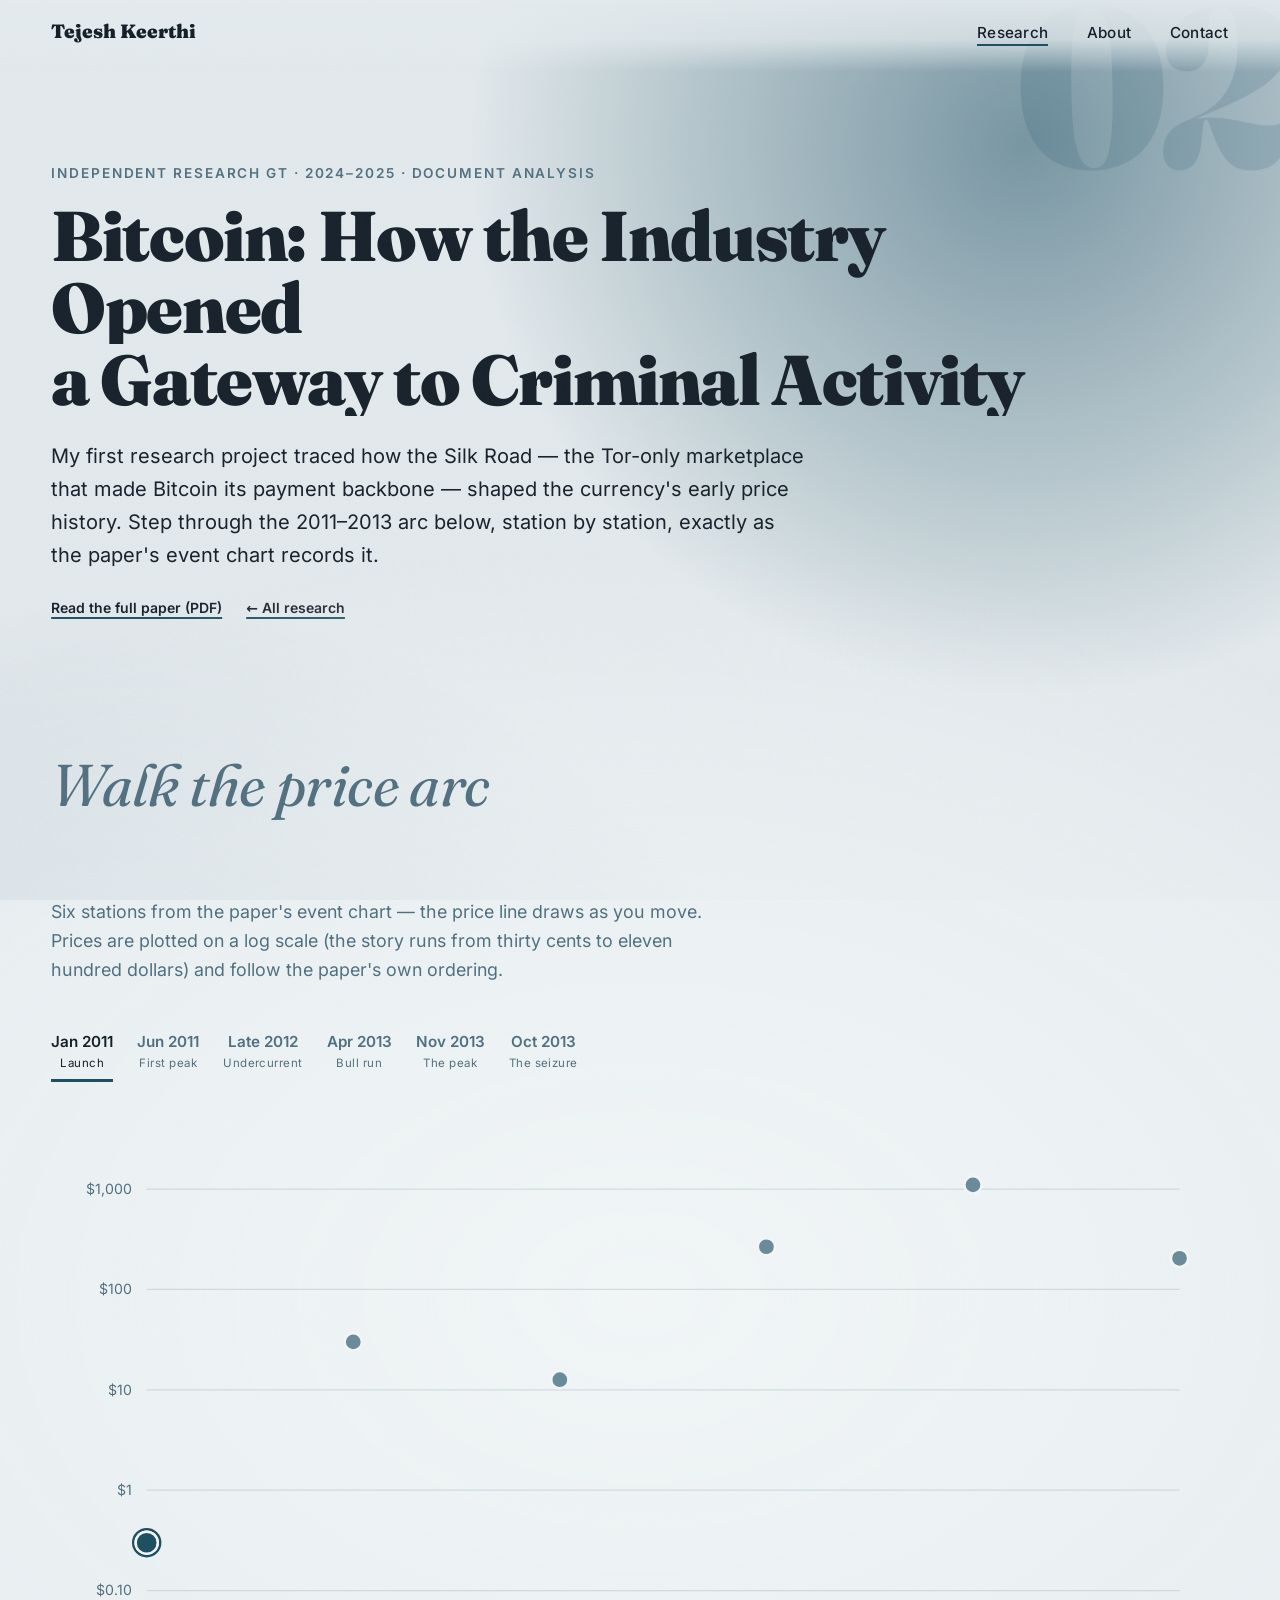
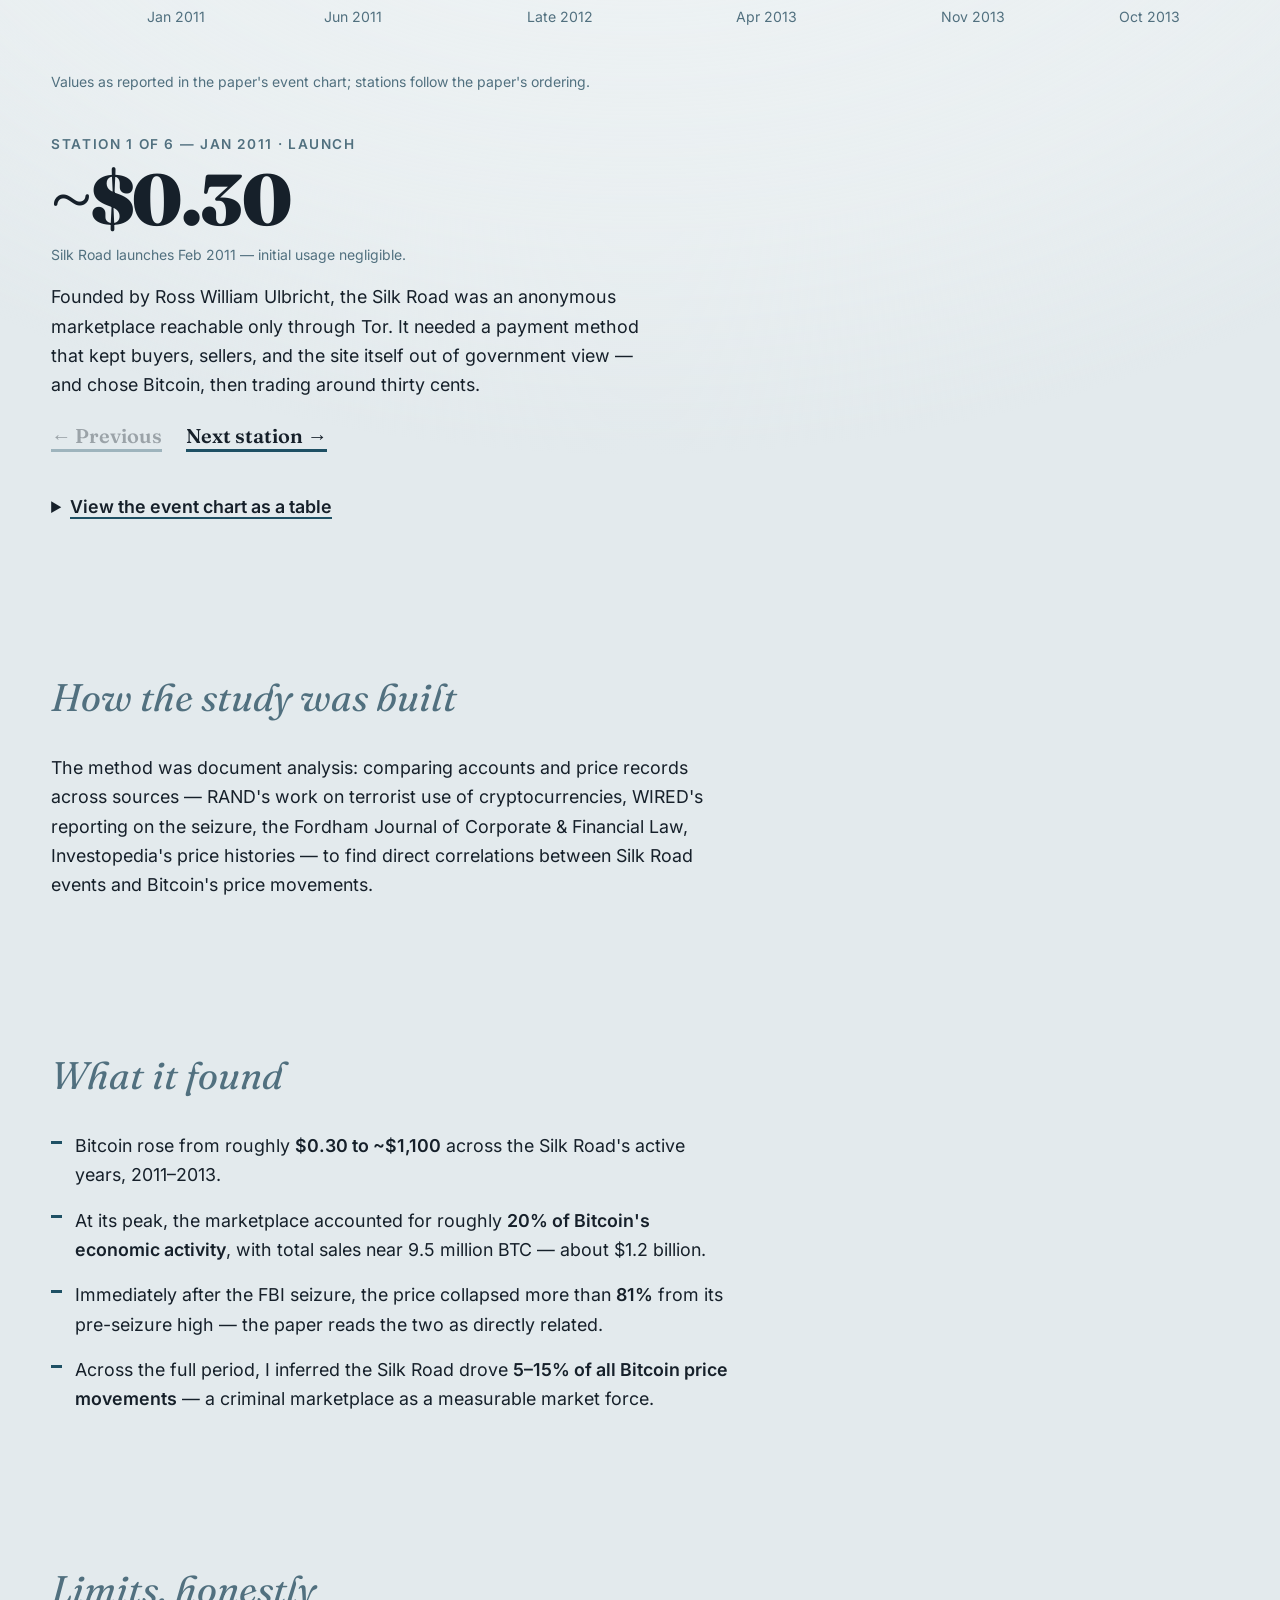
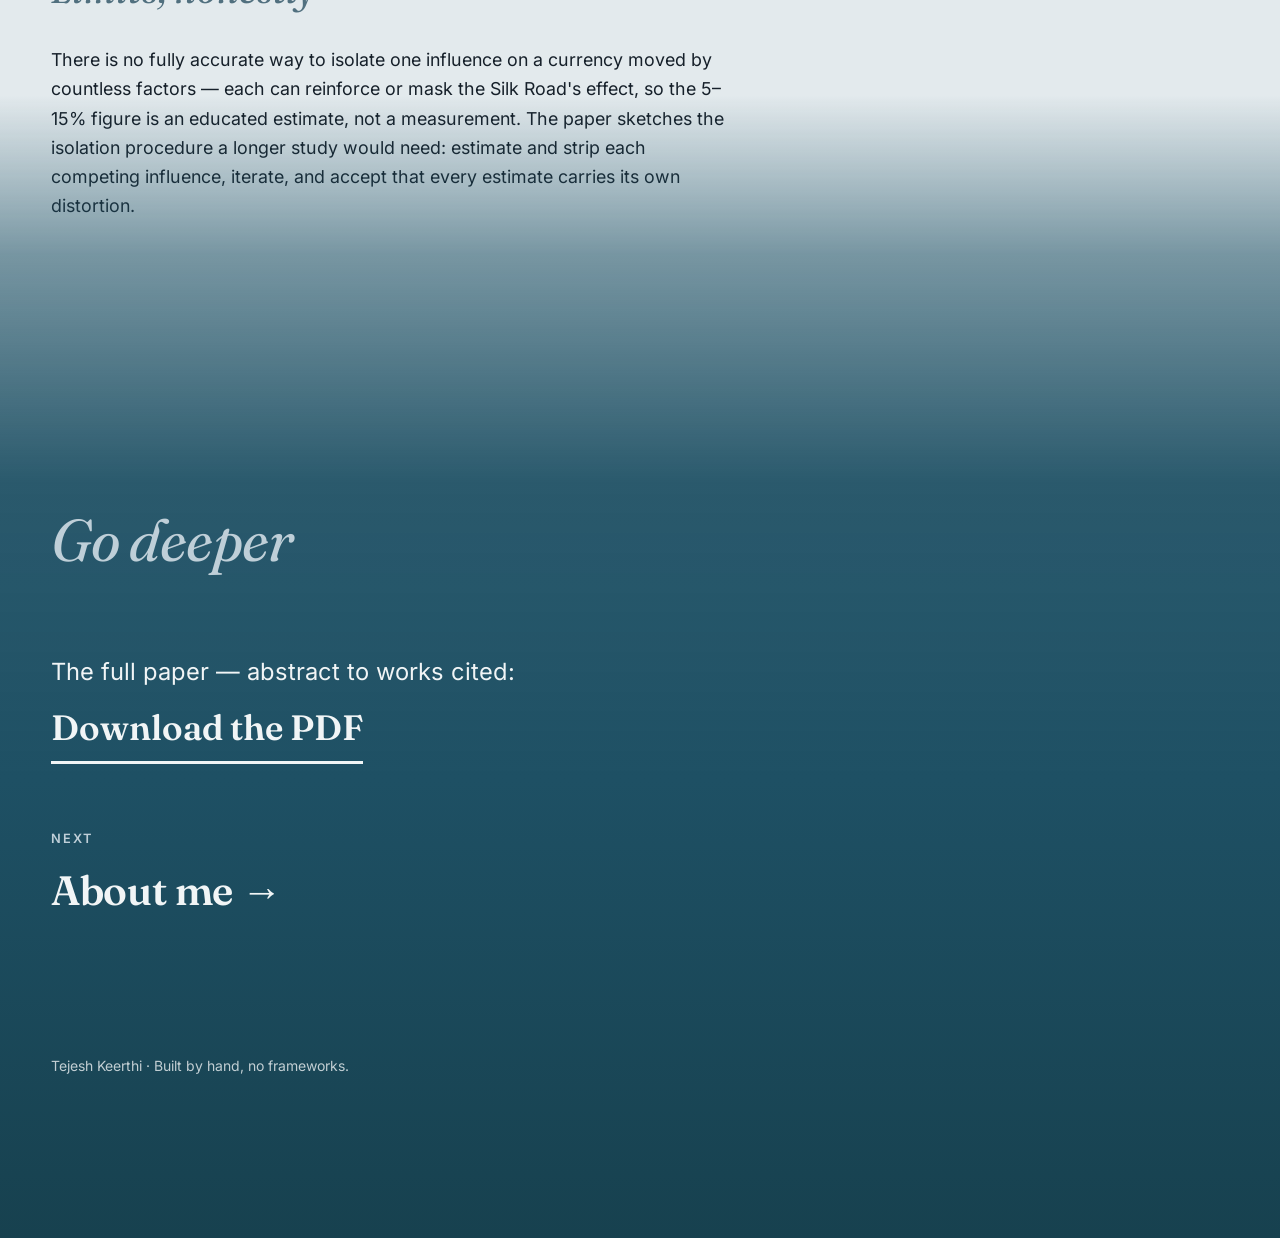
<file: bitcoin.html>
<!DOCTYPE html>
<html lang="en">
<head>
  <meta charset="UTF-8">
  <meta name="viewport" content="width=device-width, initial-scale=1.0">
  <script>if(!matchMedia("(prefers-reduced-motion: reduce)").matches)document.documentElement.dataset.js="1"</script>

  <title>Bitcoin: How the Industry Opened a Gateway to Criminal Activity — Tejesh Keerthi</title>
  <meta name="description" content="Interactive study explorer: step through Bitcoin's 2011–2013 price history station by station — from $0.30 at the Silk Road's launch to the ~81% collapse after the FBI seizure.">
  <meta property="og:title" content="Bitcoin: How the Industry Opened a Gateway to Criminal Activity — Tejesh Keerthi">
  <meta property="og:description" content="Step through Bitcoin's 2011–2013 arc with the Silk Road — an interactive tour of the study.">
  <meta property="og:type" content="article">

  <meta property="og:image" content="https://tejeshkeerthi330-web.github.io/portfolio/assets/img/btc-card.jpg">
  <meta property="og:image:width" content="1200">
  <meta property="og:image:height" content="630">
  <meta name="twitter:card" content="summary_large_image">
  <link rel="canonical" href="https://tejeshkeerthi330-web.github.io/portfolio/bitcoin.html">
  <meta name="theme-color" content="#E3EAED">

  <link rel="icon" type="image/svg+xml" href="assets/favicon.svg">
  <link rel="icon" type="image/png" sizes="32x32" href="assets/img/favicon-32.png">
  <link rel="apple-touch-icon" href="assets/img/apple-touch-icon.png">

  <link rel="preload" as="font" type="font/woff2" crossorigin href="assets/fonts/6NU78FyLNQOQZAnv9bYEvDiIdE9Ea92uemAk_WBq8U_9v0c2Wa0KxC9TeA.woff2">
  <link rel="preload" as="font" type="font/woff2" crossorigin href="assets/fonts/UcC73FwrK3iLTeHuS_nVMrMxCp50SjIa1ZL7.woff2">
  <link rel="stylesheet" href="styles.css">
  <script type="application/ld+json">{"@context": "https://schema.org", "@type": "ScholarlyArticle", "headline": "Bitcoin: How the Industry Opened a Gateway to Criminal Activity", "author": {"@type": "Person", "name": "Tejesh Keerthi"}, "description": "Document analysis of the Silk Road marketplace's influence on Bitcoin's price history, 2011-2013.", "url": "https://tejeshkeerthi330-web.github.io/portfolio/bitcoin.html"}</script>
</head>
<body>

  <div class="veil" aria-hidden="true"></div>

  <a class="skip-link" href="#main">Skip to content</a>

  <div class="ambient" aria-hidden="true">
    <div class="pool pool-petrol" data-lean data-drift="-0.06"></div>
    <div class="pool pool-tide" data-drift="0.05"></div>
    <div class="pool pool-glacier" data-drift="-0.03"></div>
  </div>

  <header class="site-head">
    <nav class="site-nav" aria-label="Primary">
      <a class="brand" href="index.html">Tejesh Keerthi</a>
      <button class="nav-toggle" aria-expanded="false" aria-controls="nav-menu">Menu</button>
      <ul id="nav-menu" class="nav-menu">
        <li><a href="research.html" aria-current="page">Research</a></li>
        <li><a href="about.html">About</a></li>
        <li><a href="contact.html">Contact</a></li>
      </ul>
    </nav>
  </header>

  <main id="main">

    <section class="x-hero frame" aria-labelledby="paper-title">
      <span class="x-num" aria-hidden="true" data-drift="0.07">02</span>
      <p class="x-kicker">Independent Research GT · 2024–2025 · Document analysis</p>
      <h1 id="paper-title" class="x-title">
        <span class="mask"><span class="mask-inner">Bitcoin: How the Industry Opened</span></span>
        <span class="mask"><span class="mask-inner">a Gateway to Criminal Activity</span></span>
      </h1>
      <p class="x-lede">
        My first research project traced how the Silk Road — the Tor-only
        marketplace that made Bitcoin its payment backbone — shaped the
        currency's early price history. Step through the 2011–2013 arc below,
        station by station, exactly as the paper's event chart records it.
      </p>
      <p class="x-links">
        <a class="text-link" href="papers/bitcoin-gateway-to-criminal-activity.pdf" target="_blank" rel="noopener">Read the full paper (PDF)</a>
        <a class="text-link" href="research.html">← All research</a>
      </p>
    </section>

    <!-- ============================================================
         THE STORY — scrub the price arc through six stations.
         Prices and activity notes are the paper's event chart rows.
         ============================================================ -->
    <section class="lab frame" aria-labelledby="lab-title">
      <h2 id="lab-title" class="section-title" data-rise>Walk the price arc</h2>
      <p class="lab-hint">Six stations from the paper's event chart — the price
        line draws as you move. Prices are plotted on a log scale (the story
        runs from thirty cents to eleven hundred dollars) and follow the
        paper's own ordering.</p>

      <div id="station-chips" class="chip-row" role="radiogroup" aria-label="Timeline station"></div>

      <div class="chart viz">
        <svg id="btc-chart"></svg>
        <p class="viz-note">Values as reported in the paper's event chart;
          stations follow the paper's ordering.</p>
      </div>

      <div id="chapter-swap" class="chapter chapter-swap" aria-live="polite">
        <p class="chapter-kicker" id="ch-kicker"></p>
        <p class="chapter-price" id="ch-price"></p>
        <p class="chapter-act" id="ch-act"></p>
        <p class="chapter-body" id="ch-body"></p>
      </div>

      <div class="step-nav">
        <button type="button" class="flow-link" id="st-prev">← Previous</button>
        <button type="button" class="flow-link" id="st-next">Next station →</button>
      </div>

      <details class="data-details">
        <summary>View the event chart as a table</summary>
        <div class="table-scroll">
          <table class="data-table">
            <caption class="readout-sub" style="text-align:left; padding-bottom: 0.5rem;">
              The paper's chart of the most impactful days for Bitcoin's price
              against Silk Road activity.</caption>
            <thead>
              <tr>
                <th scope="col">Date</th>
                <th scope="col">Bitcoin price (USD)</th>
                <th scope="col">Silk Road activity</th>
              </tr>
            </thead>
            <tbody>
              <tr><td>Jan 2011</td><td>~$0.30</td><td>Silk Road launches Feb 2011 (initial usage negligible)</td></tr>
              <tr><td>Jun 2011 (first peak)</td><td>~$30</td><td>Silk Road begins; volume still tiny</td></tr>
              <tr><td>End 2012</td><td>~$12.60</td><td>Trading ~6–9.5k BTC/day (≈$15M/yr); ~4.5% of Bitcoin trades</td></tr>
              <tr><td>Apr 2013</td><td>~$266</td><td>Silk Road activity high (mid-bull run)</td></tr>
              <tr><td>Nov 2013 (pre-seizure)</td><td>~$1,100</td><td>Total sales ≈9.5M BTC (~$1.2B); ~20% of BTC economic activity at peak</td></tr>
              <tr><td>Oct 2013 (closure)</td><td>~$204</td><td>Site seized and closed by FBI (≈26k BTC seized)</td></tr>
            </tbody>
          </table>
        </div>
      </details>
    </section>

    <!-- ============================================================
         METHOD / FINDINGS / LIMITS
         ============================================================ -->
    <section class="x-section frame" aria-labelledby="method-title">
      <h2 id="method-title" class="x-section-title" data-rise>How the study was built</h2>
      <div class="x-prose">
        <p>The method was document analysis: comparing accounts and price
          records across sources — RAND's work on terrorist use of
          cryptocurrencies, WIRED's reporting on the seizure, the Fordham
          Journal of Corporate &amp; Financial Law, Investopedia's price
          histories — to find direct correlations between Silk Road events and
          Bitcoin's price movements.</p>
      </div>
    </section>

    <section class="x-section frame" aria-labelledby="findings-title">
      <h2 id="findings-title" class="x-section-title" data-rise>What it found</h2>
      <ul class="x-fact-list">
        <li>Bitcoin rose from roughly <strong>$0.30 to ~$1,100</strong> across
          the Silk Road's active years, 2011–2013.</li>
        <li>At its peak, the marketplace accounted for roughly
          <strong>20% of Bitcoin's economic activity</strong>, with total sales
          near 9.5 million BTC — about $1.2 billion.</li>
        <li>Immediately after the FBI seizure, the price collapsed more than
          <strong>81%</strong> from its pre-seizure high — the paper reads the
          two as directly related.</li>
        <li>Across the full period, I inferred the Silk Road drove
          <strong>5–15% of all Bitcoin price movements</strong> — a criminal
          marketplace as a measurable market force.</li>
      </ul>
    </section>

    <section class="x-section frame" aria-labelledby="limits-title">
      <h2 id="limits-title" class="x-section-title" data-rise>Limits, honestly</h2>
      <div class="x-prose">
        <p>There is no fully accurate way to isolate one influence on a
          currency moved by countless factors — each can reinforce or mask the
          Silk Road's effect, so the 5–15% figure is an educated estimate, not
          a measurement. The paper sketches the isolation procedure a longer
          study would need: estimate and strip each competing influence,
          iterate, and accept that every estimate carries its own distortion.</p>
      </div>
    </section>

    <div class="deep">
      <div class="deep-pool" aria-hidden="true"></div>
      <section class="contact frame" aria-label="Paper links">
        <h2 class="section-title" data-rise>Go deeper</h2>
        <p class="contact-line">The full paper — abstract to works cited:<br>
          <a class="flow-link" href="papers/bitcoin-gateway-to-criminal-activity.pdf" target="_blank" rel="noopener">Download the PDF</a>
        </p>
        <p class="next-kicker">Next</p>
        <a class="next-link" href="about.html">About me <span class="arr">→</span></a>
      </section>
    </div>

  </main>

  <footer class="site-foot deep">
    <div class="frame">
      <p>Tejesh Keerthi · Built by hand, no frameworks.</p>
    </div>
  </footer>

  <script src="assets/lenis.min.js"></script>
  <script src="script.js"></script>
  <script src="assets/btc-explorer.js"></script>
</body>
</html>
</file>
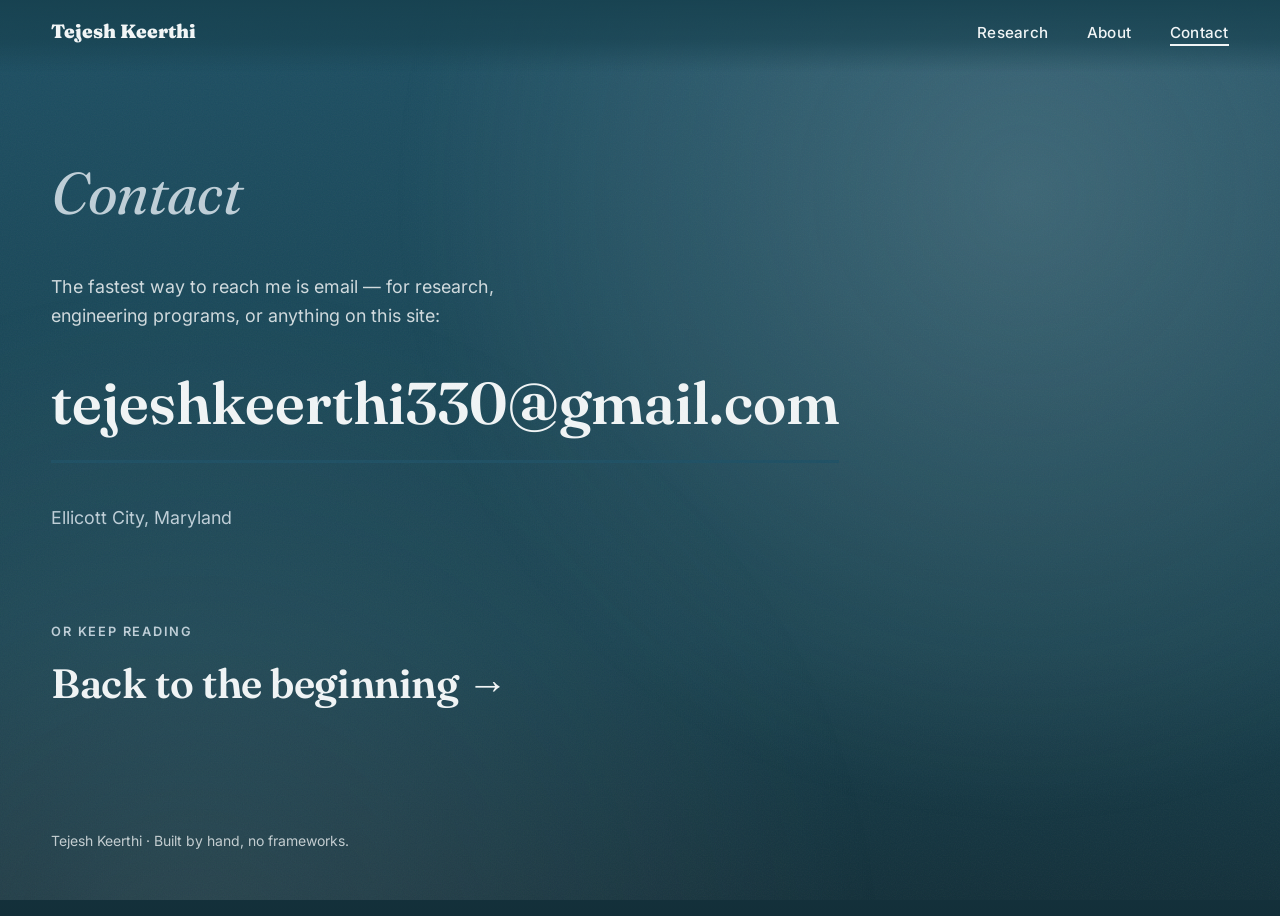
<file: contact.html>
<!DOCTYPE html>
<html lang="en">
<head>
  <meta charset="UTF-8">
  <meta name="viewport" content="width=device-width, initial-scale=1.0">
  <script>if(!matchMedia("(prefers-reduced-motion: reduce)").matches)document.documentElement.dataset.js="1"</script>

  <title>Contact — Tejesh Keerthi</title>
  <meta name="description" content="Get in touch with Tejesh Keerthi — the fastest way is email: tejeshkeerthi330@gmail.com. Ellicott City, Maryland.">
  <meta property="og:title" content="Contact — Tejesh Keerthi">
  <meta property="og:description" content="The fastest way to reach me is email.">
  <meta property="og:type" content="website">
  <meta property="og:image" content="https://tejeshkeerthi330-web.github.io/portfolio/assets/img/og-card.jpg">
  <meta property="og:image:width" content="1200">
  <meta property="og:image:height" content="630">
  <meta name="twitter:card" content="summary_large_image">

  <link rel="icon" type="image/svg+xml" href="assets/favicon.svg">

  <link rel="preconnect" href="https://fonts.googleapis.com">
  <link rel="preconnect" href="https://fonts.gstatic.com" crossorigin>
  <link href="https://fonts.googleapis.com/css2?family=Fraunces:ital,opsz,wght@0,9..144,400;0,9..144,600;0,9..144,900;1,9..144,400&family=Inter:wght@400;500;600&display=swap" rel="stylesheet">
  <link rel="stylesheet" href="styles.css">
</head>
<body class="page-deep">

  <div class="veil" aria-hidden="true"></div>

  <a class="skip-link" href="#main">Skip to content</a>

  <div class="ambient" aria-hidden="true">
    <div class="pool pool-abyss-a" data-lean data-drift="-0.05"></div>
    <div class="pool pool-abyss-b" data-drift="0.04"></div>
  </div>

  <header class="site-head">
    <nav class="site-nav" aria-label="Primary">
      <a class="brand" href="index.html">Tejesh Keerthi</a>
      <button class="nav-toggle" aria-expanded="false" aria-controls="nav-menu">Menu</button>
      <ul id="nav-menu" class="nav-menu">
        <li><a href="research.html">Research</a></li>
        <li><a href="about.html">About</a></li>
        <li><a href="contact.html" aria-current="page">Contact</a></li>
      </ul>
    </nav>
  </header>

  <main id="main">

    <section class="contact-hero frame" aria-labelledby="page-title">
      <h1 id="page-title" class="section-title" style="margin-bottom: var(--space-4);">
        <span class="mask"><span class="mask-inner">Contact</span></span>
      </h1>
      <p class="contact-note">The fastest way to reach me is email — for
        research, engineering programs, or anything on this site:</p>
      <p style="margin-top: var(--space-4);">
        <a class="flow-link contact-mail" href="mailto:tejeshkeerthi330@gmail.com">tejeshkeerthi330@gmail.com</a>
      </p>
      <p class="contact-loc" style="margin-top: var(--space-5);">Ellicott City, Maryland</p>

      <p class="next-kicker">Or keep reading</p>
      <a class="next-link" href="index.html">Back to the beginning <span class="arr">→</span></a>
    </section>

  </main>

  <footer class="site-foot">
    <div class="frame">
      <p>Tejesh Keerthi · Built by hand, no frameworks.</p>
    </div>
  </footer>

  <script src="assets/lenis.min.js"></script>
  <script src="script.js"></script>
</body>
</html>
</file>
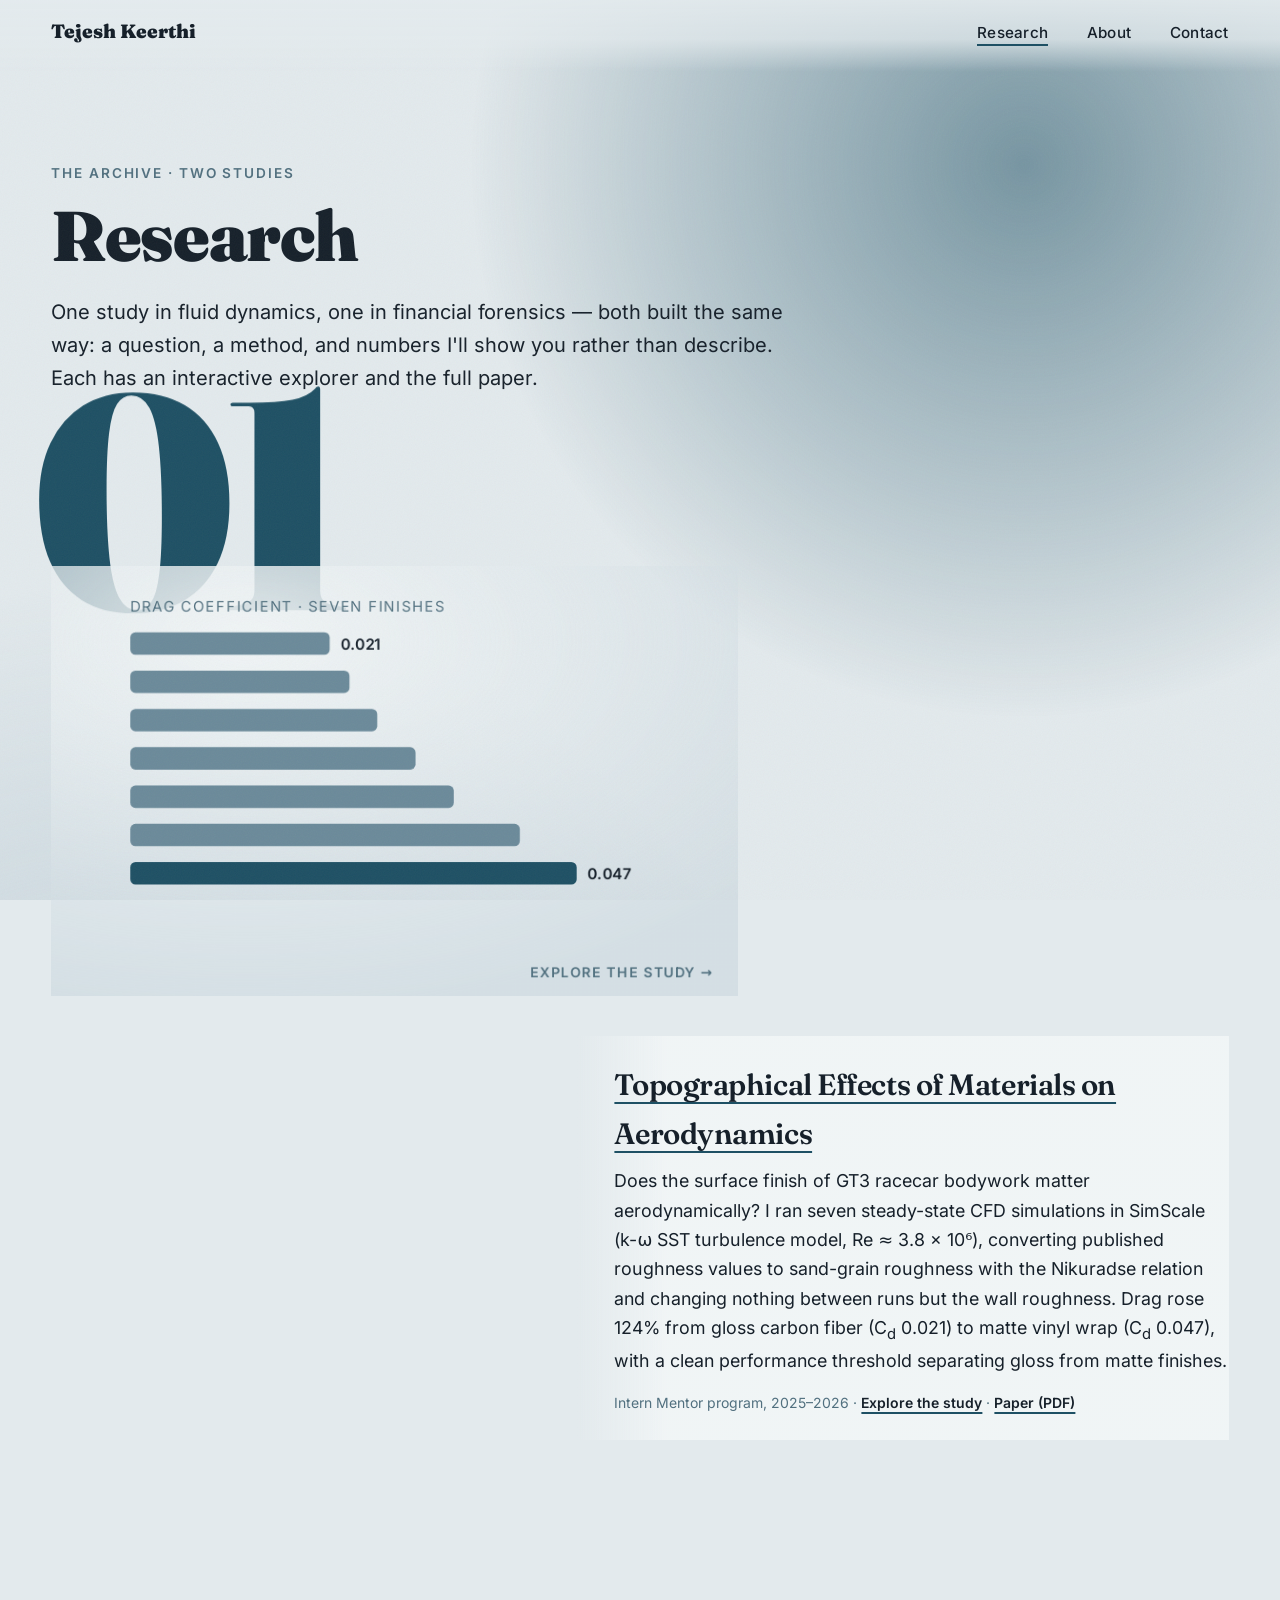
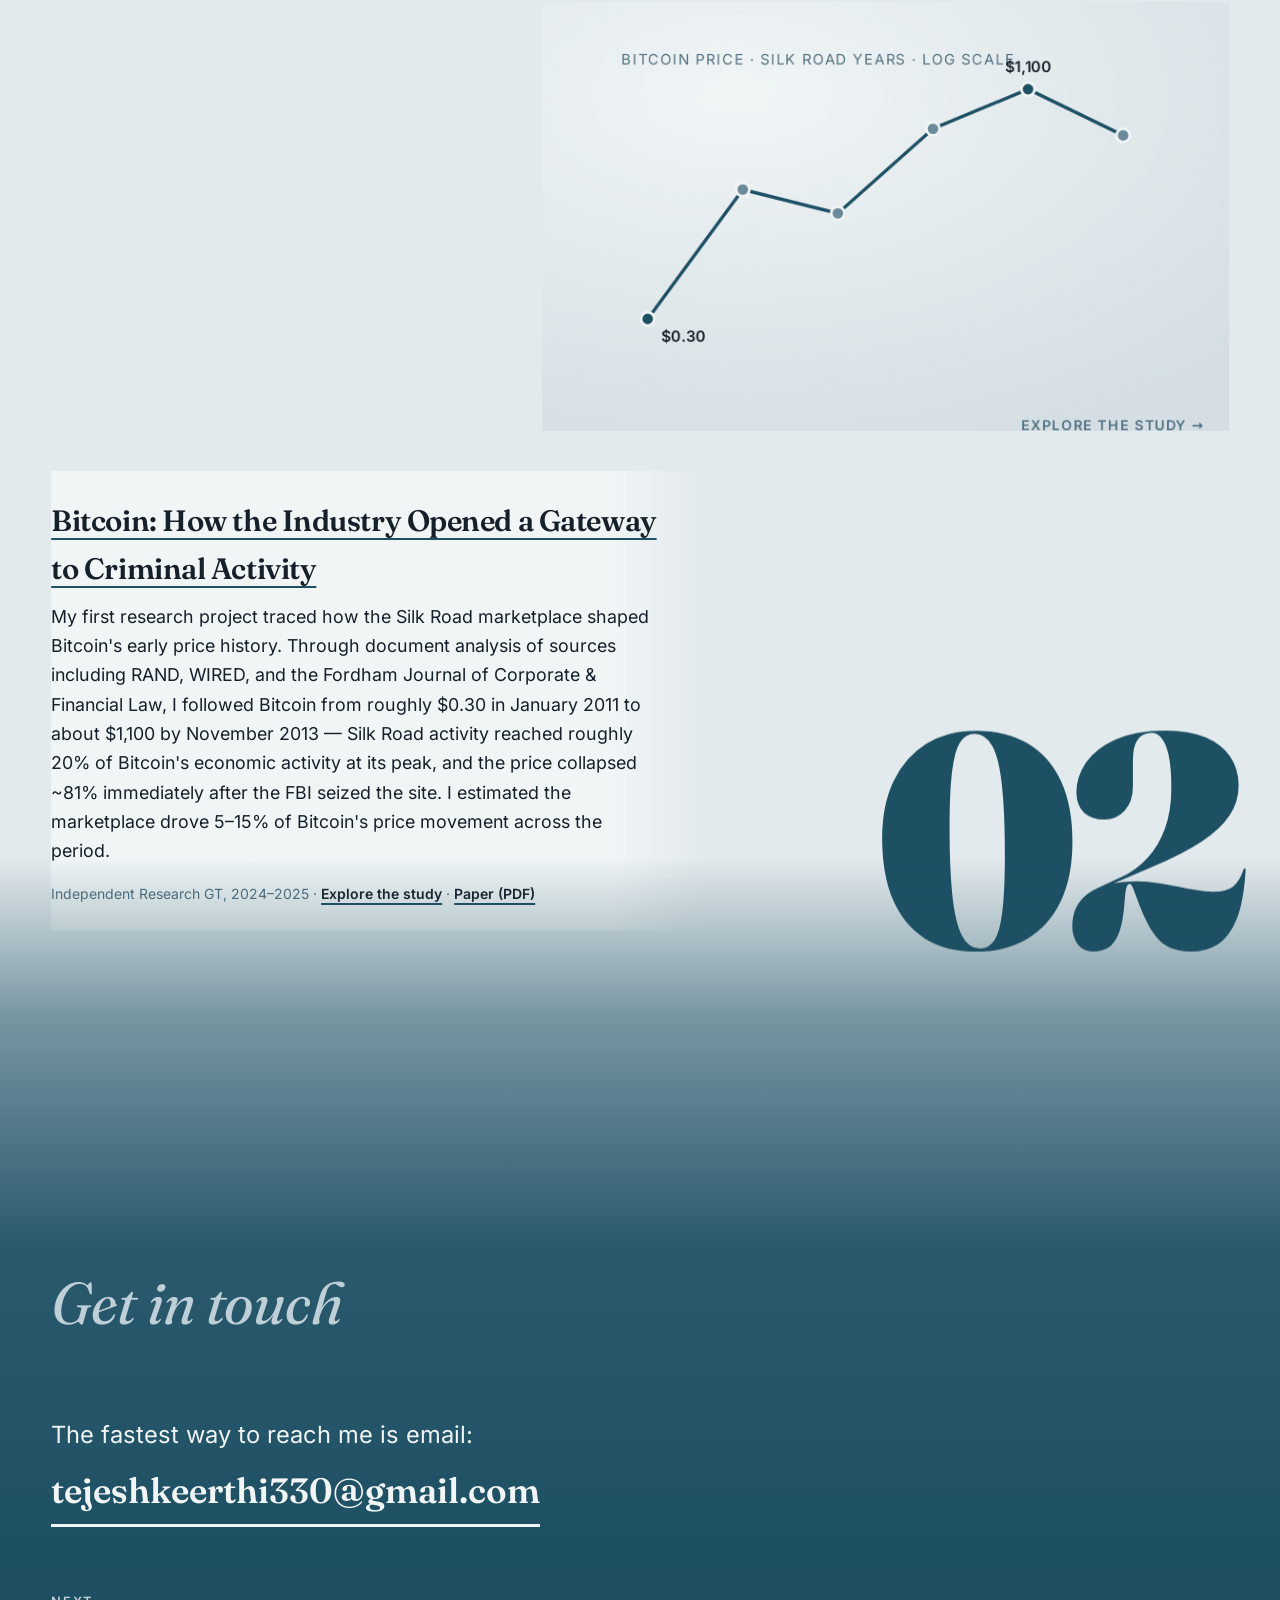
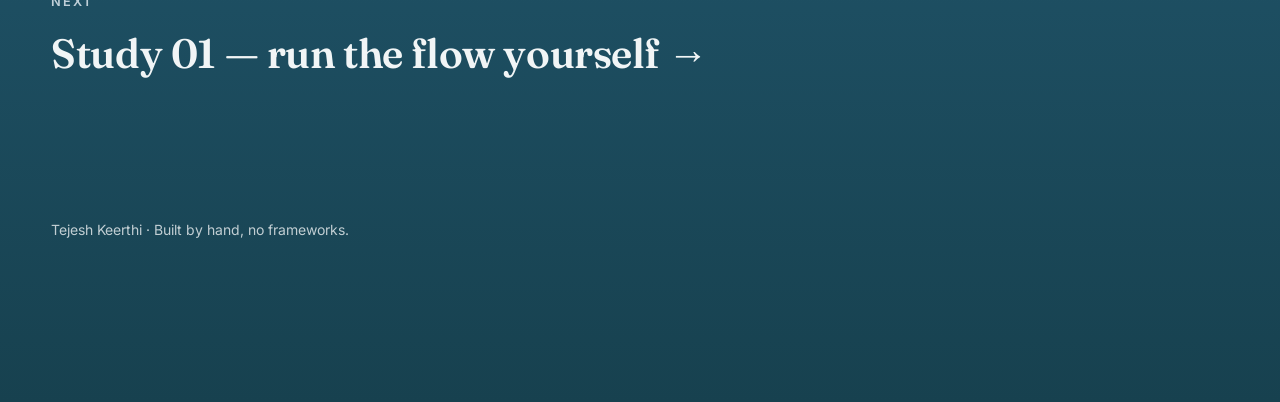
<file: research.html>
<!DOCTYPE html>
<html lang="en">
<head>
  <meta charset="UTF-8">
  <meta name="viewport" content="width=device-width, initial-scale=1.0">
  <script>if(!matchMedia("(prefers-reduced-motion: reduce)").matches)document.documentElement.dataset.js="1"</script>

  <title>Research — Tejesh Keerthi</title>
  <meta name="description" content="Two studies: a CFD investigation of how surface topography changes aerodynamic drag, and a document analysis of the Silk Road's influence on Bitcoin's early price history — each with an interactive explorer and the full paper.">
  <meta property="og:title" content="Research — Tejesh Keerthi">
  <meta property="og:description" content="A CFD study of surface topography and drag, and a document analysis of Bitcoin's early markets — interactive explorers and full papers.">
  <meta property="og:type" content="website">
  <meta property="og:image" content="https://tejeshkeerthi330-web.github.io/portfolio/assets/img/og-card.jpg">
  <meta property="og:image:width" content="1200">
  <meta property="og:image:height" content="630">
  <meta name="twitter:card" content="summary_large_image">
  <link rel="canonical" href="https://tejeshkeerthi330-web.github.io/portfolio/research.html">
  <meta name="theme-color" content="#E3EAED">

  <link rel="icon" type="image/svg+xml" href="assets/favicon.svg">
  <link rel="icon" type="image/png" sizes="32x32" href="assets/img/favicon-32.png">
  <link rel="apple-touch-icon" href="assets/img/apple-touch-icon.png">

  <link rel="preload" as="font" type="font/woff2" crossorigin href="assets/fonts/6NU78FyLNQOQZAnv9bYEvDiIdE9Ea92uemAk_WBq8U_9v0c2Wa0KxC9TeA.woff2">
  <link rel="preload" as="font" type="font/woff2" crossorigin href="assets/fonts/UcC73FwrK3iLTeHuS_nVMrMxCp50SjIa1ZL7.woff2">
  <link rel="stylesheet" href="styles.css">
</head>
<body>

  <div class="veil" aria-hidden="true"></div>

  <a class="skip-link" href="#main">Skip to content</a>

  <div class="ambient" aria-hidden="true">
    <div class="pool pool-petrol" data-lean data-drift="-0.06"></div>
    <div class="pool pool-tide" data-drift="0.05"></div>
    <div class="pool pool-glacier" data-drift="-0.03"></div>
  </div>

  <header class="site-head">
    <nav class="site-nav" aria-label="Primary">
      <a class="brand" href="index.html">Tejesh Keerthi</a>
      <button class="nav-toggle" aria-expanded="false" aria-controls="nav-menu">Menu</button>
      <ul id="nav-menu" class="nav-menu">
        <li><a href="research.html" aria-current="page">Research</a></li>
        <li><a href="about.html">About</a></li>
        <li><a href="contact.html">Contact</a></li>
      </ul>
    </nav>
  </header>

  <main id="main">

    <section class="x-hero frame" aria-labelledby="page-title">
      <p class="x-kicker">The archive · two studies</p>
      <h1 id="page-title" class="x-title">
        <span class="mask"><span class="mask-inner">Research</span></span>
      </h1>
      <p class="x-lede">
        One study in fluid dynamics, one in financial forensics — both built
        the same way: a question, a method, and numbers I'll show you rather
        than describe. Each has an interactive explorer and the full paper.
      </p>
    </section>

    <!-- ============================================================
         STUDY 01
         ============================================================ -->
    <section class="work frame" aria-labelledby="s1-title">

      <article class="spread spread-a">
        <span class="spread-num" aria-hidden="true" data-drift="0.08">01</span>
        <div class="spread-media unclip" data-reveal>
          <div class="unclip-inner">
            <a class="teaser" data-parallax href="aerodynamics.html"
               aria-label="Bar chart of drag coefficient across seven surface finishes, from 0.021 for gloss carbon fiber to 0.047 for matte vinyl wrap. Opens the interactive study explorer.">
              <svg viewBox="0 0 400 250" aria-hidden="true">
                <text x="0" y="14" font-family="Inter, sans-serif" font-size="11" letter-spacing="1" fill="#51707F">DRAG COEFFICIENT · SEVEN FINISHES</text>
                <g>
                  <rect x="0" y="30"  width="151" height="17" rx="4" fill="#6B8A9A"></rect>
                  <text x="159" y="43" font-family="Inter, sans-serif" font-size="11.5" font-weight="600" fill="#16202A">0.021</text>
                  <rect x="0" y="59"  width="166" height="17" rx="4" fill="#6B8A9A"></rect>
                  <rect x="0" y="88"  width="187" height="17" rx="4" fill="#6B8A9A"></rect>
                  <rect x="0" y="117" width="216" height="17" rx="4" fill="#6B8A9A"></rect>
                  <rect x="0" y="146" width="245" height="17" rx="4" fill="#6B8A9A"></rect>
                  <rect x="0" y="175" width="295" height="17" rx="4" fill="#6B8A9A"></rect>
                  <rect x="0" y="204" width="338" height="17" rx="4" fill="#1E5064"></rect>
                  <text x="346" y="217" font-family="Inter, sans-serif" font-size="11.5" font-weight="600" fill="#16202A">0.047</text>
                </g>
              </svg>
              <span class="teaser-cta">Explore the study →</span>
            </a>
          </div>
        </div>
        <div class="spread-body">
          <h3 id="s1-title" class="spread-title"><a class="text-link" href="aerodynamics.html">Topographical Effects of Materials on Aerodynamics</a></h3>
          <p>Does the surface finish of GT3 racecar bodywork matter aerodynamically?
            I ran seven steady-state CFD simulations in SimScale (k-ω SST turbulence
            model, Re ≈ 3.8 × 10⁶), converting published roughness values to
            sand-grain roughness with the Nikuradse relation and changing nothing
            between runs but the wall roughness. Drag rose 124% from gloss carbon
            fiber (C<sub>d</sub> 0.021) to matte vinyl wrap (C<sub>d</sub> 0.047),
            with a clean performance threshold separating gloss from matte finishes.</p>
          <p class="spread-links">
            Intern Mentor program, 2025–2026 ·
            <a class="text-link" href="aerodynamics.html">Explore the study</a> ·
            <a class="text-link" href="papers/topographical-effects-of-materials-on-aerodynamics.pdf" target="_blank" rel="noopener">Paper (PDF)</a>
          </p>
        </div>
      </article>

      <article class="spread spread-b">
        <span class="spread-num" aria-hidden="true" data-drift="-0.06">02</span>
        <div class="spread-media unclip" data-reveal>
          <div class="unclip-inner">
            <a class="teaser" data-parallax href="bitcoin.html"
               aria-label="Line chart of Bitcoin's price from about 30 cents in January 2011 to about 1,100 dollars at its late-2013 peak, ending with the collapse after the Silk Road seizure. Opens the interactive study explorer.">
              <svg viewBox="0 0 400 250" aria-hidden="true">
                <text x="0" y="14" font-family="Inter, sans-serif" font-size="11" letter-spacing="1" fill="#51707F">BITCOIN PRICE · SILK ROAD YEARS · LOG SCALE</text>
                <path d="M 20 207 L 92 109 L 164 127 L 236 63 L 308 33 L 380 68"
                      fill="none" stroke="#1E5064" stroke-width="2.5" stroke-linejoin="round"></path>
                <circle cx="20" cy="207" r="5" fill="#1E5064" stroke="#F1F5F6" stroke-width="2"></circle>
                <circle cx="92" cy="109" r="5" fill="#6B8A9A" stroke="#F1F5F6" stroke-width="2"></circle>
                <circle cx="164" cy="127" r="5" fill="#6B8A9A" stroke="#F1F5F6" stroke-width="2"></circle>
                <circle cx="236" cy="63" r="5" fill="#6B8A9A" stroke="#F1F5F6" stroke-width="2"></circle>
                <circle cx="308" cy="33" r="5" fill="#1E5064" stroke="#F1F5F6" stroke-width="2"></circle>
                <circle cx="380" cy="68" r="5" fill="#6B8A9A" stroke="#F1F5F6" stroke-width="2"></circle>
                <text x="30" y="224" font-family="Inter, sans-serif" font-size="11.5" font-weight="600" fill="#16202A">$0.30</text>
                <text x="308" y="20" text-anchor="middle" font-family="Inter, sans-serif" font-size="11.5" font-weight="600" fill="#16202A">$1,100</text>
              </svg>
              <span class="teaser-cta">Explore the study →</span>
            </a>
          </div>
        </div>
        <div class="spread-body">
          <h3 class="spread-title"><a class="text-link" href="bitcoin.html">Bitcoin: How the Industry Opened a Gateway to Criminal Activity</a></h3>
          <p>My first research project traced how the Silk Road marketplace shaped
            Bitcoin's early price history. Through document analysis of sources
            including RAND, WIRED, and the Fordham Journal of Corporate &amp;
            Financial Law, I followed Bitcoin from roughly $0.30 in January 2011
            to about $1,100 by November 2013 — Silk Road activity reached roughly
            20% of Bitcoin's economic activity at its peak, and the price collapsed
            ~81% immediately after the FBI seized the site. I estimated the
            marketplace drove 5–15% of Bitcoin's price movement across the period.</p>
          <p class="spread-links">
            Independent Research GT, 2024–2025 ·
            <a class="text-link" href="bitcoin.html">Explore the study</a> ·
            <a class="text-link" href="papers/bitcoin-gateway-to-criminal-activity.pdf" target="_blank" rel="noopener">Paper (PDF)</a>
          </p>
        </div>
      </article>
    </section>

    <!-- ============================================================
         DEEP CLOSE
         ============================================================ -->
    <div class="deep">
      <div class="deep-pool" aria-hidden="true"></div>
      <section class="contact frame" aria-label="Contact and next page">
        <h2 class="section-title" data-rise>Get in touch</h2>
        <p class="contact-line">The fastest way to reach me is email:<br>
          <a class="flow-link" href="mailto:tejeshkeerthi330@gmail.com">tejeshkeerthi330@gmail.com</a>
        </p>
        <p class="next-kicker">Next</p>
        <a class="next-link" href="aerodynamics.html">Study 01 — run the flow yourself <span class="arr">→</span></a>
      </section>
    </div>

  </main>

  <footer class="site-foot deep">
    <div class="frame">
      <p>Tejesh Keerthi · Built by hand, no frameworks.</p>
    </div>
  </footer>

  <script src="assets/lenis.min.js"></script>
  <script src="script.js"></script>
</body>
</html>
</file>
<file: styles.css>
/* ============================================================
   Self-hosted fonts — Fraunces (variable, incl. italic) + Inter,
   latin & latin-ext subsets, served from assets/fonts/. No
   third-party requests; the site works fully offline.
   ============================================================ */

/* latin-ext */
@font-face {
  font-family: 'Fraunces';
  font-style: italic;
  font-weight: 400;
  font-display: swap;
  src: url(assets/fonts/6NUs8FyLNQOQZAnv9ZwNjucMHVn85Ni7emAe9lKqZTnbB-gzTK0K1ChJdt9hFwpX9W37ll9_mvMiQvTm.woff2) format('woff2');
  unicode-range: U+0100-02BA, U+02BD-02C5, U+02C7-02CC, U+02CE-02D7, U+02DD-02FF, U+0304, U+0308, U+0329, U+1D00-1DBF, U+1E00-1E9F, U+1EF2-1EFF, U+2020, U+20A0-20AB, U+20AD-20C0, U+2113, U+2C60-2C7F, U+A720-A7FF;
}
/* latin */
@font-face {
  font-family: 'Fraunces';
  font-style: italic;
  font-weight: 400;
  font-display: swap;
  src: url(assets/fonts/6NUs8FyLNQOQZAnv9ZwNjucMHVn85Ni7emAe9lKqZTnbB-gzTK0K1ChJdt9hFwpX9W37ll9_mv0iQg.woff2) format('woff2');
  unicode-range: U+0000-00FF, U+0131, U+0152-0153, U+02BB-02BC, U+02C6, U+02DA, U+02DC, U+0304, U+0308, U+0329, U+2000-206F, U+20AC, U+2122, U+2191, U+2193, U+2212, U+2215, U+FEFF, U+FFFD;
}
/* latin-ext */
@font-face {
  font-family: 'Fraunces';
  font-style: normal;
  font-weight: 400;
  font-display: swap;
  src: url(assets/fonts/6NU78FyLNQOQZAnv9bYEvDiIdE9Ea92uemAk_WBq8U_9v0c2Wa0KxCFTeO-U.woff2) format('woff2');
  unicode-range: U+0100-02BA, U+02BD-02C5, U+02C7-02CC, U+02CE-02D7, U+02DD-02FF, U+0304, U+0308, U+0329, U+1D00-1DBF, U+1E00-1E9F, U+1EF2-1EFF, U+2020, U+20A0-20AB, U+20AD-20C0, U+2113, U+2C60-2C7F, U+A720-A7FF;
}
/* latin */
@font-face {
  font-family: 'Fraunces';
  font-style: normal;
  font-weight: 400;
  font-display: swap;
  src: url(assets/fonts/6NU78FyLNQOQZAnv9bYEvDiIdE9Ea92uemAk_WBq8U_9v0c2Wa0KxC9TeA.woff2) format('woff2');
  unicode-range: U+0000-00FF, U+0131, U+0152-0153, U+02BB-02BC, U+02C6, U+02DA, U+02DC, U+0304, U+0308, U+0329, U+2000-206F, U+20AC, U+2122, U+2191, U+2193, U+2212, U+2215, U+FEFF, U+FFFD;
}
/* latin-ext */
@font-face {
  font-family: 'Fraunces';
  font-style: normal;
  font-weight: 600;
  font-display: swap;
  src: url(assets/fonts/6NU78FyLNQOQZAnv9bYEvDiIdE9Ea92uemAk_WBq8U_9v0c2Wa0KxCFTeO-U.woff2) format('woff2');
  unicode-range: U+0100-02BA, U+02BD-02C5, U+02C7-02CC, U+02CE-02D7, U+02DD-02FF, U+0304, U+0308, U+0329, U+1D00-1DBF, U+1E00-1E9F, U+1EF2-1EFF, U+2020, U+20A0-20AB, U+20AD-20C0, U+2113, U+2C60-2C7F, U+A720-A7FF;
}
/* latin */
@font-face {
  font-family: 'Fraunces';
  font-style: normal;
  font-weight: 600;
  font-display: swap;
  src: url(assets/fonts/6NU78FyLNQOQZAnv9bYEvDiIdE9Ea92uemAk_WBq8U_9v0c2Wa0KxC9TeA.woff2) format('woff2');
  unicode-range: U+0000-00FF, U+0131, U+0152-0153, U+02BB-02BC, U+02C6, U+02DA, U+02DC, U+0304, U+0308, U+0329, U+2000-206F, U+20AC, U+2122, U+2191, U+2193, U+2212, U+2215, U+FEFF, U+FFFD;
}
/* latin-ext */
@font-face {
  font-family: 'Fraunces';
  font-style: normal;
  font-weight: 900;
  font-display: swap;
  src: url(assets/fonts/6NU78FyLNQOQZAnv9bYEvDiIdE9Ea92uemAk_WBq8U_9v0c2Wa0KxCFTeO-U.woff2) format('woff2');
  unicode-range: U+0100-02BA, U+02BD-02C5, U+02C7-02CC, U+02CE-02D7, U+02DD-02FF, U+0304, U+0308, U+0329, U+1D00-1DBF, U+1E00-1E9F, U+1EF2-1EFF, U+2020, U+20A0-20AB, U+20AD-20C0, U+2113, U+2C60-2C7F, U+A720-A7FF;
}
/* latin */
@font-face {
  font-family: 'Fraunces';
  font-style: normal;
  font-weight: 900;
  font-display: swap;
  src: url(assets/fonts/6NU78FyLNQOQZAnv9bYEvDiIdE9Ea92uemAk_WBq8U_9v0c2Wa0KxC9TeA.woff2) format('woff2');
  unicode-range: U+0000-00FF, U+0131, U+0152-0153, U+02BB-02BC, U+02C6, U+02DA, U+02DC, U+0304, U+0308, U+0329, U+2000-206F, U+20AC, U+2122, U+2191, U+2193, U+2212, U+2215, U+FEFF, U+FFFD;
}
/* latin-ext */
@font-face {
  font-family: 'Inter';
  font-style: normal;
  font-weight: 400;
  font-display: swap;
  src: url(assets/fonts/UcC73FwrK3iLTeHuS_nVMrMxCp50SjIa25L7SUc.woff2) format('woff2');
  unicode-range: U+0100-02BA, U+02BD-02C5, U+02C7-02CC, U+02CE-02D7, U+02DD-02FF, U+0304, U+0308, U+0329, U+1D00-1DBF, U+1E00-1E9F, U+1EF2-1EFF, U+2020, U+20A0-20AB, U+20AD-20C0, U+2113, U+2C60-2C7F, U+A720-A7FF;
}
/* latin */
@font-face {
  font-family: 'Inter';
  font-style: normal;
  font-weight: 400;
  font-display: swap;
  src: url(assets/fonts/UcC73FwrK3iLTeHuS_nVMrMxCp50SjIa1ZL7.woff2) format('woff2');
  unicode-range: U+0000-00FF, U+0131, U+0152-0153, U+02BB-02BC, U+02C6, U+02DA, U+02DC, U+0304, U+0308, U+0329, U+2000-206F, U+20AC, U+2122, U+2191, U+2193, U+2212, U+2215, U+FEFF, U+FFFD;
}
/* latin-ext */
@font-face {
  font-family: 'Inter';
  font-style: normal;
  font-weight: 500;
  font-display: swap;
  src: url(assets/fonts/UcC73FwrK3iLTeHuS_nVMrMxCp50SjIa25L7SUc.woff2) format('woff2');
  unicode-range: U+0100-02BA, U+02BD-02C5, U+02C7-02CC, U+02CE-02D7, U+02DD-02FF, U+0304, U+0308, U+0329, U+1D00-1DBF, U+1E00-1E9F, U+1EF2-1EFF, U+2020, U+20A0-20AB, U+20AD-20C0, U+2113, U+2C60-2C7F, U+A720-A7FF;
}
/* latin */
@font-face {
  font-family: 'Inter';
  font-style: normal;
  font-weight: 500;
  font-display: swap;
  src: url(assets/fonts/UcC73FwrK3iLTeHuS_nVMrMxCp50SjIa1ZL7.woff2) format('woff2');
  unicode-range: U+0000-00FF, U+0131, U+0152-0153, U+02BB-02BC, U+02C6, U+02DA, U+02DC, U+0304, U+0308, U+0329, U+2000-206F, U+20AC, U+2122, U+2191, U+2193, U+2212, U+2215, U+FEFF, U+FFFD;
}
/* latin-ext */
@font-face {
  font-family: 'Inter';
  font-style: normal;
  font-weight: 600;
  font-display: swap;
  src: url(assets/fonts/UcC73FwrK3iLTeHuS_nVMrMxCp50SjIa25L7SUc.woff2) format('woff2');
  unicode-range: U+0100-02BA, U+02BD-02C5, U+02C7-02CC, U+02CE-02D7, U+02DD-02FF, U+0304, U+0308, U+0329, U+1D00-1DBF, U+1E00-1E9F, U+1EF2-1EFF, U+2020, U+20A0-20AB, U+20AD-20C0, U+2113, U+2C60-2C7F, U+A720-A7FF;
}
/* latin */
@font-face {
  font-family: 'Inter';
  font-style: normal;
  font-weight: 600;
  font-display: swap;
  src: url(assets/fonts/UcC73FwrK3iLTeHuS_nVMrMxCp50SjIa1ZL7.woff2) format('woff2');
  unicode-range: U+0000-00FF, U+0131, U+0152-0153, U+02BB-02BC, U+02C6, U+02DA, U+02DC, U+0304, U+0308, U+0329, U+2000-206F, U+20AC, U+2122, U+2191, U+2193, U+2212, U+2215, U+FEFF, U+FFFD;
}

/* ============================================================
   UNDERTOW — the site's visual system
   One continuous cool canvas. Color lives in large soft gradient
   pools that drift with scroll and lean toward the cursor; the
   page closes by sinking into a deep petrol field. Structure
   comes from oversized Fraunces numerals and editorial offsets —
   no cards, no bands, no boxes.

   The whole theme lives in these tokens.
   ============================================================ */

:root {
  /* Palette — cool, low saturation, petrol is the one sure color */
  --glacier: #F1F5F6;   /* light pool; text on deep petrol */
  --mist:    #E3EAED;   /* the continuous canvas */
  --tide:    #BFCFD8;   /* mid ambient pool */
  --petrol:  #1E5064;   /* accent: pools, numerals, underlines, the deep close */
  --slate:   #51707F;   /* support: kickers, dates, labels */
  --ink:     #16202A;   /* text — blue-cast near-black */

  /* Type */
  --font-display: "Fraunces", Georgia, serif;
  --font-body: "Inter", system-ui, sans-serif;

  /* Fluid ramp */
  --text-hero:    clamp(3.2rem, 10.5vw, 9rem);
  --text-section: clamp(2.1rem, 4.6vw, 3.8rem);
  --text-h3:      clamp(1.45rem, 2.3vw, 2.2rem);
  --text-body:    clamp(1rem, 0.2vw + 0.95rem, 1.125rem);
  --text-small:   0.875rem;

  /* Spacing scale */
  --space-1: 0.25rem;
  --space-2: 0.5rem;
  --space-3: 1rem;
  --space-4: 1.5rem;
  --space-5: 2.5rem;
  --space-6: 4rem;
  --space-7: 7rem;

  /* One easing family: slow settle, no overshoot */
  --ease: cubic-bezier(0.22, 1, 0.36, 1);
}

/* ------------------------------------------------------------
   Reset & base
   ------------------------------------------------------------ */

*,
*::before,
*::after {
  box-sizing: border-box;
  margin: 0;
}

html {
  overflow-x: clip;
}

@media (prefers-reduced-motion: no-preference) {
  html { scroll-behavior: smooth; }
}

/* Lenis drives the easing when active; CSS smoothing would fight it */
html[data-lenis] { scroll-behavior: auto; }

body {
  font-family: var(--font-body);
  font-size: var(--text-body);
  line-height: 1.65;
  color: var(--ink);
  background: var(--mist);
  overflow-x: clip;
}

img {
  max-width: 100%;
  height: auto;
  display: block;
}

a { color: inherit; }

.frame {
  max-width: 82rem;
  margin-inline: auto;
  padding-inline: clamp(1.25rem, 4vw, 4rem);
}

section {
  scroll-margin-top: 5.5rem;
}

:focus-visible {
  outline: 3px solid var(--petrol);
  outline-offset: 4px;
  border-radius: 2px;
}

.skip-link {
  position: fixed;
  left: var(--space-3);
  top: var(--space-2);
  padding: var(--space-2) var(--space-3);
  background: var(--ink);
  color: var(--glacier);
  text-decoration: none;
  transform: translateY(-300%);
  transition: transform 300ms var(--ease);
  z-index: 20;
}

.skip-link:focus {
  transform: translateY(0);
}

/* ------------------------------------------------------------
   Ambient field: pools + grain — the continuous canvas.
   Pools drift with scroll (JS transforms); at rest they hold
   their designed positions, so reduced-motion loses nothing.
   ------------------------------------------------------------ */

.ambient {
  position: fixed;
  inset: 0;
  z-index: -1;
  overflow: hidden;
}

.pool {
  position: absolute;
  border-radius: 50%;
  will-change: transform;
}

.pool-petrol {
  width: 90vmax; height: 90vmax;
  top: -30vmax; right: -25vmax;
  background: radial-gradient(circle,
    rgba(30, 80, 100, 0.55) 0%,
    rgba(30, 80, 100, 0.22) 42%,
    rgba(30, 80, 100, 0) 68%);
}

.pool-tide {
  width: 110vmax; height: 110vmax;
  top: 60vh; left: -45vmax;
  background: radial-gradient(circle,
    rgba(191, 207, 216, 0.9) 0%,
    rgba(191, 207, 216, 0.4) 45%,
    rgba(191, 207, 216, 0) 70%);
}

.pool-glacier {
  width: 100vmax; height: 100vmax;
  top: 140vh; right: -35vmax;
  background: radial-gradient(circle,
    rgba(241, 245, 246, 1) 0%,
    rgba(241, 245, 246, 0.5) 45%,
    rgba(241, 245, 246, 0) 70%);
}

.pool-tide-2 {
  width: 95vmax; height: 95vmax;
  top: 230vh; left: -30vmax;
  background: radial-gradient(circle,
    rgba(191, 207, 216, 0.8) 0%,
    rgba(191, 207, 216, 0.35) 45%,
    rgba(191, 207, 216, 0) 70%);
}

body::after {
  content: "";
  position: fixed;
  inset: 0;
  z-index: 3;
  pointer-events: none;
  opacity: 0.05;
  background-image: url("data:image/svg+xml,%3Csvg xmlns='http://www.w3.org/2000/svg' width='240' height='240'%3E%3Cfilter id='n'%3E%3CfeTurbulence type='fractalNoise' baseFrequency='0.85' numOctaves='2'/%3E%3C/filter%3E%3Crect width='100%25' height='100%25' filter='url(%23n)'/%3E%3C/svg%3E");
}

/* ------------------------------------------------------------
   The veil — a petrol wash that carries you between pages.
   Covers at first paint (JS on, motion allowed), lifts on
   arrival, returns on departure. JS off or reduced motion:
   it never appears at all.
   ------------------------------------------------------------ */

.veil {
  position: fixed;
  inset: -2vh 0;
  z-index: 40;
  background: linear-gradient(180deg, rgba(30, 80, 100, 0.98) 0%, #17414F 100%);
  transform: translateY(104%);
  pointer-events: none;
  will-change: transform;
}

html[data-js] .veil { transform: translateY(0); }

html[data-js] .veil.veil-out {
  transform: translateY(-104%);
  transition: transform 520ms var(--ease);
}

html[data-js] .veil.veil-in {
  transform: translateY(0);
  transition: transform 400ms var(--ease);
  pointer-events: auto;
}

@media (prefers-reduced-motion: reduce) {
  .veil { display: none; }
}

/* ------------------------------------------------------------
   Header — floats on the canvas, retreats as you read,
   returns the moment you scroll back up.
   ------------------------------------------------------------ */

.site-head {
  position: fixed;
  top: 0; left: 0; right: 0;
  z-index: 10;
  transition: transform 500ms var(--ease);
  background: linear-gradient(180deg,
    rgba(227, 234, 237, 0.92) 0%,
    rgba(227, 234, 237, 0.75) 55%,
    rgba(227, 234, 237, 0) 100%);
}

.site-head.is-hidden {
  transform: translateY(-110%);
}

.site-nav {
  max-width: 82rem;
  margin-inline: auto;
  padding: var(--space-3) clamp(1.25rem, 4vw, 4rem) var(--space-4);
  display: flex;
  align-items: baseline;
  justify-content: space-between;
  gap: var(--space-4);
  flex-wrap: wrap;
}

.brand {
  font-family: var(--font-display);
  font-weight: 900;
  font-size: 1.2rem;
  text-decoration: none;
}

.nav-menu {
  display: flex;
  gap: clamp(1.25rem, 3vw, 2.5rem);
  list-style: none;
  padding: 0;
}

.nav-menu a {
  text-decoration: none;
  font-weight: 500;
  font-size: 0.95rem;
  letter-spacing: 0.02em;
  position: relative;
  padding-bottom: 0.25em;
}

.nav-menu a::after {
  content: "";
  position: absolute;
  left: 0; bottom: 0;
  width: 100%;
  height: 2px;
  background: var(--petrol);
  transform: scaleX(0);
  transform-origin: left;
  transition: transform 500ms var(--ease);
}

.nav-menu a:hover::after,
.nav-menu a[aria-current]::after {
  transform: scaleX(1);
}

.nav-toggle {
  display: none;
  font: inherit;
  font-weight: 600;
  background: none;
  border: none;
  padding: var(--space-1) 0;
  color: var(--ink);
  cursor: pointer;
  text-decoration: underline;
  text-decoration-color: var(--petrol);
  text-underline-offset: 0.3em;
  text-decoration-thickness: 2px;
}

@media (max-width: 47.9rem) {
  .nav-toggle { display: inline-block; }

  .nav-menu {
    display: none;
    flex-basis: 100%;
    flex-direction: column;
    gap: var(--space-3);
    padding-block: var(--space-3) var(--space-4);
  }

  .nav-menu.is-open { display: flex; }

  .site-head:has(.nav-menu.is-open) {
    background: linear-gradient(180deg,
      rgba(227, 234, 237, 0.97) 0%,
      rgba(227, 234, 237, 0.97) 82%,
      rgba(227, 234, 237, 0) 100%);
  }
}

/* ------------------------------------------------------------
   Hero — identity at full scale, lede hanging right,
   the petrol pool leaning toward the cursor behind it.
   ------------------------------------------------------------ */

.hero {
  position: relative;
  min-height: 92vh;
  display: grid;
  align-content: center;
  padding-block: clamp(7rem, 16vh, 10rem) clamp(3rem, 8vh, 6rem);
  z-index: 1;
}

.hero-kicker {
  color: var(--slate);
  text-transform: uppercase;
  letter-spacing: 0.14em;
  font-size: 0.85rem;
  font-weight: 600;
  max-width: 44ch;
}

.hero-title {
  font-family: var(--font-display);
  font-weight: 900;
  font-size: var(--text-hero);
  line-height: 0.98;
  letter-spacing: -0.025em;
  margin-block: var(--space-4) var(--space-5);
  max-width: 12ch;
}

.hero-lede {
  font-size: clamp(1.1rem, 0.5vw + 1rem, 1.35rem);
  line-height: 1.6;
  max-width: 46ch;
  margin-left: auto;
  margin-right: clamp(0rem, 8vw, 9rem);
}

.hero-actions {
  display: flex;
  gap: clamp(1.5rem, 4vw, 3rem);
  margin-top: var(--space-6);
  margin-left: auto;
  margin-right: clamp(0rem, 8vw, 9rem);
}

/* Weighted links — the site's only "button" */
.flow-link {
  font-family: var(--font-display);
  font-weight: 600;
  font-size: 1.25rem;
  text-decoration: none;
  position: relative;
  padding-bottom: 0.2em;
  transition: transform 500ms var(--ease);
  display: inline-block;
}

.flow-link::after {
  content: "";
  position: absolute;
  left: 0; bottom: 0;
  width: 100%;
  height: 3px;
  background: var(--petrol);
  transform-origin: left;
  transition: transform 500ms var(--ease);
}

.flow-link:hover { transform: translateY(-3px); }
.flow-link:hover::after { transform: scaleY(2.2); }

.deep .flow-link::after { background: var(--glacier); }

/* Cover hero (home) — full height, name at maximum scale */

.cover-hero {
  min-height: 100vh;
  padding-top: clamp(7rem, 14vh, 9rem);
}

.cover-hero .hero-title {
  font-size: clamp(3.4rem, 12vw, 10.5rem);
}

.hero-cue {
  position: absolute;
  bottom: 2.25rem;
  left: 50%;
  transform: translateX(-50%);
  font-size: 0.78rem;
  font-weight: 600;
  text-transform: uppercase;
  letter-spacing: 0.16em;
  color: var(--slate);
  text-align: center;
}

.hero-cue::after {
  content: "↓";
  display: block;
  font-size: 1.1rem;
  margin-top: 0.3rem;
}

@media (prefers-reduced-motion: no-preference) {
  .hero-cue::after { animation: bob 2.8s var(--ease) infinite; }
}

@keyframes bob {
  0%, 100% { transform: translateY(0); }
  50% { transform: translateY(7px); }
}

/* Research index (home) — the two studies as an editorial index */

.index-list {
  display: grid;
  gap: clamp(3.5rem, 9vh, 6rem);
  max-width: 72rem;
}

.index-row {
  display: grid;
  grid-template-columns: auto 1fr auto;
  align-items: baseline;
  column-gap: clamp(1.25rem, 3.5vw, 3.5rem);
  text-decoration: none;
  transition: transform 500ms var(--ease);
}

.index-row:hover { transform: translateY(-4px); }

.index-num {
  font-family: var(--font-display);
  font-weight: 900;
  font-size: clamp(3.2rem, 7vw, 6.5rem);
  line-height: 0.9;
  letter-spacing: -0.03em;
  color: var(--petrol);
}

.index-title {
  display: inline-block;
  font-family: var(--font-display);
  font-weight: 600;
  font-size: clamp(1.5rem, 3vw, 2.5rem);
  line-height: 1.12;
  letter-spacing: -0.015em;
  color: var(--ink);
  position: relative;
  padding-bottom: 0.12em;
}

.index-title::after {
  content: "";
  position: absolute;
  left: 0; bottom: 0;
  width: 100%;
  height: 3px;
  background: var(--petrol);
  transform: scaleX(0);
  transform-origin: left;
  transition: transform 500ms var(--ease);
}

.index-row:hover .index-title::after,
.index-row:focus-visible .index-title::after { transform: scaleX(1); }

.index-sub {
  display: block;
  color: var(--slate);
  margin-top: var(--space-2);
  max-width: 56ch;
}

.index-stat { text-align: right; white-space: nowrap; }

.index-stat-num {
  display: block;
  font-family: var(--font-display);
  font-style: italic;
  font-weight: 600;
  font-size: clamp(1.5rem, 2.8vw, 2.5rem);
  color: var(--petrol);
  line-height: 1;
}

.index-stat-label {
  display: block;
  font-size: 0.78rem;
  font-weight: 600;
  text-transform: uppercase;
  letter-spacing: 0.1em;
  color: var(--slate);
  margin-top: var(--space-1);
}

@media (max-width: 47.9rem) {
  .index-row { grid-template-columns: auto 1fr; row-gap: var(--space-3); }
  .index-stat { grid-column: 2; text-align: left; }
}

/* Next-page ribbon (inside every deep close) */

.next-kicker {
  font-size: 0.8rem;
  font-weight: 600;
  text-transform: uppercase;
  letter-spacing: 0.14em;
  color: var(--tide);
  margin-top: var(--space-6);
}

.next-link {
  display: inline-block;
  margin-top: var(--space-2);
  font-family: var(--font-display);
  font-weight: 600;
  font-size: clamp(1.5rem, 3.2vw, 2.6rem);
  letter-spacing: -0.01em;
  color: var(--glacier);
  text-decoration: none;
}

.next-link .arr {
  display: inline-block;
  transition: transform 500ms var(--ease);
}

.next-link:hover .arr { transform: translateX(10px); }

/* Deep page (contact) — the whole page sinks */

.page-deep {
  background: linear-gradient(180deg, #1E5064 0%, #17414F 70%, #132F39 100%);
  color: var(--glacier);
}

.page-deep .site-head {
  background: linear-gradient(180deg,
    rgba(23, 65, 79, 0.9) 0%,
    rgba(23, 65, 79, 0.65) 55%,
    rgba(23, 65, 79, 0) 100%);
}

.page-deep .brand,
.page-deep .nav-menu a,
.page-deep .nav-toggle { color: var(--glacier); }

.page-deep .nav-menu a::after { background: var(--glacier); }

.page-deep .nav-toggle { text-decoration-color: var(--glacier); }

.page-deep :focus-visible { outline-color: var(--glacier); }

@media (max-width: 47.9rem) {
  .page-deep .site-head:has(.nav-menu.is-open) {
    background: linear-gradient(180deg,
      rgba(23, 65, 79, 0.97) 0%,
      rgba(23, 65, 79, 0.97) 82%,
      rgba(23, 65, 79, 0) 100%);
  }
}

.pool-abyss-a {
  width: 100vmax; height: 100vmax;
  top: -35vmax; right: -30vmax;
  background: radial-gradient(circle,
    rgba(241, 245, 246, 0.16) 0%,
    rgba(241, 245, 246, 0.06) 45%,
    rgba(241, 245, 246, 0) 70%);
}

.pool-abyss-b {
  width: 110vmax; height: 110vmax;
  bottom: -60vmax; left: -40vmax;
  background: radial-gradient(circle,
    rgba(191, 207, 216, 0.14) 0%,
    rgba(191, 207, 216, 0.05) 45%,
    rgba(191, 207, 216, 0) 70%);
}

.contact-hero {
  position: relative;
  min-height: 82vh;
  display: grid;
  align-content: center;
  padding-block: clamp(8rem, 18vh, 11rem) clamp(3rem, 8vh, 5rem);
}

.contact-hero .section-title { color: var(--tide); }

.flow-link.contact-mail {
  font-size: clamp(1.5rem, 4.6vw, 4.2rem);
  overflow-wrap: anywhere;
}

.page-deep .contact-loc { color: var(--tide); }

.contact-note {
  color: rgba(241, 245, 246, 0.85);
  max-width: 46ch;
  margin-top: var(--space-4);
}

/* Masked line reveal — hero only, ≤600ms, once */
.mask { display: block; overflow: hidden; }

.mask > .mask-inner {
  display: block;
  transform: translateY(115%);
  transition: transform 600ms var(--ease);
}

.ready .mask > .mask-inner { transform: translateY(0); }

/* ------------------------------------------------------------
   Section titles — italic serif, announced by scale not bands
   ------------------------------------------------------------ */

.section-title {
  font-family: var(--font-display);
  font-weight: 400;
  font-style: italic;
  font-size: var(--text-section);
  letter-spacing: -0.01em;
  line-height: 1.05;
  color: var(--slate);
  margin-bottom: clamp(3rem, 9vh, 6rem);
}

.deep .section-title { color: var(--tide); }

/* Gentle rise on section titles only — not on everything */
[data-rise] {
  transform: translateY(26px);
  opacity: 0;
  transition: transform 600ms var(--ease), opacity 600ms var(--ease);
}

[data-rise].in {
  transform: translateY(0);
  opacity: 1;
}

/* ------------------------------------------------------------
   Work — editorial spreads; numerals cross the seams
   ------------------------------------------------------------ */

.work {
  position: relative;
  padding-block: clamp(4rem, 12vh, 9rem) clamp(5rem, 14vh, 10rem);
  z-index: 1;
}

.spread {
  position: relative;
  display: grid;
  grid-template-columns: repeat(12, 1fr);
  align-items: center;
  row-gap: var(--space-5);
}

.spread + .spread { margin-top: clamp(6rem, 18vh, 12rem); }

.spread-num {
  position: absolute;
  z-index: 0;
  font-family: var(--font-display);
  font-weight: 900;
  font-size: clamp(9rem, 24vw, 22rem);
  line-height: 0.75;
  color: var(--petrol);
  letter-spacing: -0.04em;
  user-select: none;
  will-change: transform;
}

.spread-a .spread-num { top: -0.45em; left: -0.06em; }
.spread-b .spread-num { bottom: -0.35em; right: -0.04em; }

.spread-media {
  position: relative;
  z-index: 1;
  grid-column: 1 / 8;
}

.spread-b .spread-media { grid-column: 6 / 13; }

/* Transform-only unclip: wrapper and inner counter-translate */
.unclip { overflow: hidden; }

.unclip-inner {
  transform: translateY(14%) scale(1.05);
  transition: transform 600ms var(--ease);
  transform-origin: center bottom;
  will-change: transform;
}

.unclip.in .unclip-inner { transform: translateY(0) scale(1); }

.spread-media:hover .unclip-inner {
  transform: scale(1.025) rotate(-0.4deg);
  transition-duration: 700ms;
}

/* Inner parallax target: media glides slower than its frame.
   The independent scale property gives it headroom inside the
   clipped frame without fighting the JS translate. */
[data-parallax] { will-change: transform; }

@media (prefers-reduced-motion: no-preference) {
  .unclip [data-parallax] { scale: 1.08; }
}

.spread-body {
  position: relative;
  z-index: 2;
  grid-column: 7 / 13;
  margin-left: -4rem;
  padding: clamp(1rem, 2vw, 2rem) 0 clamp(1rem, 2vw, 2rem) clamp(1.5rem, 3vw, 3rem);
  background: linear-gradient(90deg,
    rgba(241, 245, 246, 0) 0%,
    rgba(241, 245, 246, 0.92) 14%,
    rgba(241, 245, 246, 0.92) 100%);
}

.spread-b .spread-body {
  grid-column: 1 / 7;
  margin-left: 0;
  margin-right: -4rem;
  padding: clamp(1rem, 2vw, 2rem) clamp(1.5rem, 3vw, 3rem) clamp(1rem, 2vw, 2rem) 0;
  background: linear-gradient(270deg,
    rgba(241, 245, 246, 0) 0%,
    rgba(241, 245, 246, 0.92) 14%,
    rgba(241, 245, 246, 0.92) 100%);
}

.spread-title {
  font-family: var(--font-display);
  font-weight: 600;
  font-size: var(--text-h3);
  letter-spacing: -0.015em;
  margin-bottom: var(--space-2);
}

.spread-links {
  margin-top: var(--space-3);
  font-size: var(--text-small);
  color: var(--slate);
}

/* Inline text links (paper PDFs) — weighted underline, no box */
.text-link {
  color: var(--ink);
  font-weight: 600;
  text-decoration: underline;
  text-decoration-color: var(--petrol);
  text-decoration-thickness: 2px;
  text-underline-offset: 0.25em;
  transition: color 400ms var(--ease), text-decoration-thickness 400ms var(--ease);
}

.text-link:hover {
  color: var(--petrol);
  text-decoration-thickness: 4px;
}

/* ------------------------------------------------------------
   Experience — quiet two-column ledger, no timeline bar
   ------------------------------------------------------------ */

.experience {
  position: relative;
  padding-block: clamp(4rem, 12vh, 8rem);
  z-index: 1;
}

.xp-list {
  list-style: none;
  padding: 0;
  display: grid;
  gap: clamp(3.5rem, 9vh, 6rem);
  max-width: 62rem;
}

.xp-entry {
  display: grid;
  grid-template-columns: 1fr;
  gap: var(--space-2) var(--space-6);
}

@media (min-width: 48rem) {
  .xp-entry {
    grid-template-columns: 11rem 1fr;
  }

  .xp-dates { text-align: right; padding-top: 0.55em; }
}

.xp-dates {
  font-size: var(--text-small);
  font-weight: 600;
  text-transform: uppercase;
  letter-spacing: 0.1em;
  color: var(--slate);
  align-self: start;
  justify-self: start;
}

@media (min-width: 48rem) {
  .xp-dates { justify-self: end; }
}

.xp-role {
  font-family: var(--font-display);
  font-weight: 600;
  font-size: var(--text-h3);
  letter-spacing: -0.015em;
  margin-bottom: var(--space-2);
}

.xp-body { grid-column: 2; }

@media (max-width: 47.9rem) {
  .xp-body { grid-column: 1; }
}

/* ------------------------------------------------------------
   About — portrait plate and offset bio on the tide pool
   ------------------------------------------------------------ */

.about {
  position: relative;
  padding-block: clamp(4rem, 12vh, 8rem) clamp(6rem, 16vh, 12rem);
  z-index: 1;
}

.about-grid {
  display: grid;
  gap: var(--space-5);
}

@media (min-width: 48rem) {
  .about-grid {
    grid-template-columns: 5fr 6fr;
    align-items: center;
    column-gap: clamp(2rem, 6vw, 6rem);
  }

  .about-copy { padding-right: clamp(0rem, 6vw, 6rem); }
}

.about-media { max-width: 26rem; }

/* ------------------------------------------------------------
   The deep close — contact + footer sink into the petrol field.
   The one place the accent is a full surface; the seam above it
   is a long soft fade, never an edge.
   ------------------------------------------------------------ */

.deep {
  position: relative;
  color: var(--glacier);
  z-index: 1;
}

.deep-pool {
  position: absolute;
  z-index: -1;
  left: 50%;
  transform: translateX(-50%);
  width: max(100vw, 100%);
  top: -22vh;
  bottom: -14rem;             /* runs on beneath the footer */
  background: linear-gradient(180deg,
    rgba(30, 80, 100, 0) 0%,
    rgba(30, 80, 100, 0.55) 14%,
    rgba(30, 80, 100, 0.94) 34%,
    #1E5064 60%,
    #17414F 100%);
  pointer-events: none;
}

.contact {
  padding-block: clamp(10rem, 24vh, 16rem) clamp(4rem, 10vh, 7rem);
}

.contact-line {
  font-size: clamp(1.15rem, 0.6vw + 1rem, 1.5rem);
  margin-bottom: var(--space-4);
  max-width: 60ch;
}

.contact-line .flow-link {
  font-size: clamp(1.35rem, 2vw + 0.75rem, 2.2rem);
  margin-top: var(--space-2);
}

.contact-loc {
  color: var(--tide);
  margin-bottom: var(--space-4);
}

.site-foot {
  padding-block: var(--space-5) var(--space-6);
  font-size: var(--text-small);
  color: rgba(241, 245, 246, 0.78);
}

/* ------------------------------------------------------------
   Paper explorers — interactive study pages.
   Same grammar: no cards, no bands; the lab sits on a soft
   glacier pool and the marks use petrol + one muted step.
   ------------------------------------------------------------ */

.x-hero {
  position: relative;
  padding-block: clamp(8rem, 18vh, 11rem) clamp(3rem, 7vh, 5rem);
  z-index: 1;
}

.x-num {
  position: absolute;
  top: 0.35em;
  right: -0.04em;
  z-index: 0;
  font-family: var(--font-display);
  font-weight: 900;
  font-size: clamp(8rem, 18vw, 16rem);
  line-height: 0.8;
  letter-spacing: -0.04em;
  color: var(--petrol);
  opacity: 0.16;
  user-select: none;
  will-change: transform;
}

.x-kicker {
  color: var(--slate);
  text-transform: uppercase;
  letter-spacing: 0.14em;
  font-size: 0.85rem;
  font-weight: 600;
}

.x-title {
  position: relative;
  z-index: 1;
  font-family: var(--font-display);
  font-weight: 900;
  font-size: clamp(2.2rem, 5.5vw, 4.75rem);
  line-height: 1.02;
  letter-spacing: -0.02em;
  margin-block: var(--space-3) var(--space-4);
  max-width: 22ch;
}

.x-lede {
  font-size: clamp(1.05rem, 0.4vw + 1rem, 1.25rem);
  max-width: 58ch;
}

.x-links {
  display: flex;
  gap: var(--space-4);
  flex-wrap: wrap;
  margin-top: var(--space-4);
  font-size: var(--text-small);
  color: var(--slate);
  align-items: baseline;
}

/* The lab — interactive region on a soft pool */

.lab {
  position: relative;
  padding-block: clamp(3rem, 8vh, 6rem);
  z-index: 1;
}

.lab::before {
  content: "";
  position: absolute;
  inset: -8rem -30vw;
  z-index: -1;
  background: radial-gradient(ellipse 70% 55% at 50% 42%,
    rgba(241, 245, 246, 0.95) 0%,
    rgba(241, 245, 246, 0.45) 55%,
    rgba(241, 245, 246, 0) 78%);
  pointer-events: none;
}

.lab-hint {
  color: var(--slate);
  max-width: 60ch;
  margin-bottom: var(--space-5);
}

/* Selector chips (radiogroup) */

.chip-row {
  display: flex;
  flex-wrap: wrap;
  gap: var(--space-2) var(--space-4);
  margin-bottom: var(--space-5);
}

.chip {
  font: inherit;
  font-weight: 600;
  font-size: 0.95rem;
  color: var(--slate);
  background: none;
  border: none;
  border-bottom: 3px solid transparent;
  padding: var(--space-1) 0 0.4em;
  cursor: pointer;
  transition: color 400ms var(--ease), border-color 400ms var(--ease),
    transform 400ms var(--ease);
}

.chip small {
  display: block;
  font-weight: 400;
  font-size: 0.72rem;
  letter-spacing: 0.04em;
}

.chip:hover { transform: translateY(-2px); color: var(--ink); }

.chip[aria-checked="true"] {
  color: var(--ink);
  border-bottom-color: var(--petrol);
}

/* Viz frame + readouts */

.viz { margin-bottom: var(--space-5); }

.viz svg {
  display: block;
  width: 100%;
  height: auto;
}

.stream {
  fill: none;
  stroke: var(--petrol);
  stroke-width: 2;
  stroke-linecap: round;
  opacity: 0.75;
  stroke-dasharray: 10 14;
}

@media (prefers-reduced-motion: no-preference) {
  .stream { animation: flow 1.4s linear infinite; }
}

@keyframes flow {
  to { stroke-dashoffset: -24; }
}

.viz-label {
  font-family: var(--font-body);
  font-size: 12px;
  letter-spacing: 0.08em;
  text-transform: uppercase;
  fill: var(--slate);
}

.viz-note {
  font-size: var(--text-small);
  color: var(--slate);
  margin-top: var(--space-2);
}

.readouts {
  display: grid;
  grid-template-columns: repeat(4, minmax(0, 1fr));
  gap: var(--space-4) var(--space-5);
  margin-bottom: var(--space-4);
  max-width: 56rem;
}

.readout-label {
  font-size: 0.78rem;
  font-weight: 600;
  text-transform: uppercase;
  letter-spacing: 0.1em;
  color: var(--slate);
}

.readout-value {
  font-family: var(--font-display);
  font-weight: 600;
  font-size: clamp(1.7rem, 3vw, 2.6rem);
  line-height: 1.1;
  letter-spacing: -0.01em;
  color: var(--ink);
  font-variant-numeric: tabular-nums;
}

.readout-sub {
  font-size: var(--text-small);
  color: var(--slate);
}

.obs {
  font-family: var(--font-display);
  font-style: italic;
  font-size: clamp(1.1rem, 1.4vw, 1.35rem);
  color: var(--ink);
  max-width: 52ch;
  margin-bottom: var(--space-5);
}

.obs::before { content: "— "; color: var(--petrol); }

/* Chart shared */

.chart-title {
  font-weight: 600;
  margin-bottom: var(--space-3);
}

.chart svg { display: block; width: 100%; height: auto; }

.grid-line { stroke: rgba(81, 112, 127, 0.18); stroke-width: 1; }

.tick-label {
  font-family: var(--font-body);
  font-size: 11.5px;
  fill: var(--slate);
}

.bar-label { font-family: var(--font-body); font-size: 12.5px; fill: var(--slate); }

.bar-row { cursor: pointer; }

.bar-row:hover .bar-label { fill: var(--ink); }

.bar-row[data-active] .bar-label { fill: var(--ink); font-weight: 600; }

.bar-val {
  font-family: var(--font-body);
  font-size: 12px;
  font-weight: 600;
  fill: var(--ink);
  opacity: 0;
  transition: opacity 300ms var(--ease);
}

.bar-row:hover .bar-val,
.bar-row[data-active] .bar-val,
.bar-val[data-always] { opacity: 1; }

/* Story chart (bitcoin) */

.station-dot { cursor: pointer; }

@media (prefers-reduced-motion: no-preference) {
  .station-pulse { animation: pulse 2.6s var(--ease) infinite; transform-origin: center; transform-box: fill-box; }
}

@keyframes pulse {
  0%, 100% { transform: scale(1); opacity: 0.5; }
  50% { transform: scale(1.7); opacity: 0; }
}

.chapter {
  max-width: 56rem;
  min-height: 14rem;
  margin-top: var(--space-5);
}

.chapter-kicker {
  font-size: 0.85rem;
  font-weight: 600;
  text-transform: uppercase;
  letter-spacing: 0.12em;
  color: var(--slate);
}

.chapter-price {
  font-family: var(--font-display);
  font-weight: 900;
  font-size: clamp(2.6rem, 6vw, 4.5rem);
  line-height: 1;
  letter-spacing: -0.02em;
  margin-block: var(--space-2) var(--space-2);
  font-variant-numeric: tabular-nums;
}

.chapter-act {
  color: var(--slate);
  font-size: var(--text-small);
  margin-bottom: var(--space-3);
}

.chapter-body { max-width: 54ch; }

.chapter-swap {
  transition: opacity 300ms var(--ease), transform 300ms var(--ease);
}

.chapter-swap.is-out {
  opacity: 0;
  transform: translateY(10px);
}

.step-nav {
  display: flex;
  gap: var(--space-4);
  margin-top: var(--space-4);
}

button.flow-link {
  background: none;
  border: none;
  cursor: pointer;
  color: var(--ink);
  padding-top: 0;
  padding-inline: 0;
}

button.flow-link:disabled {
  opacity: 0.35;
  cursor: default;
  transform: none;
}

/* Data table (details) */

.data-details { margin-top: var(--space-5); max-width: 100%; }

.data-details summary {
  cursor: pointer;
  font-weight: 600;
  color: var(--ink);
  text-decoration: underline;
  text-decoration-color: var(--petrol);
  text-decoration-thickness: 2px;
  text-underline-offset: 0.25em;
  width: fit-content;
}

.data-details summary:hover { color: var(--petrol); }

.table-scroll { overflow-x: auto; margin-top: var(--space-4); }

.data-table {
  border-collapse: collapse;
  font-size: var(--text-small);
  min-width: 44rem;
}

.data-table th {
  text-align: left;
  font-size: 0.75rem;
  text-transform: uppercase;
  letter-spacing: 0.08em;
  color: var(--slate);
  font-weight: 600;
  padding: var(--space-2) var(--space-4) var(--space-2) 0;
  border-bottom: 2px solid rgba(81, 112, 127, 0.35);
}

.data-table td {
  padding: var(--space-2) var(--space-4) var(--space-2) 0;
  border-bottom: 1px solid rgba(81, 112, 127, 0.22);
  vertical-align: top;
}

.data-table .row-note td {
  color: var(--slate);
  font-style: italic;
}

/* Explorer prose sections */

.x-section {
  position: relative;
  padding-block: clamp(3rem, 8vh, 5.5rem);
  z-index: 1;
}

.x-section-title {
  font-family: var(--font-display);
  font-style: italic;
  font-weight: 400;
  font-size: clamp(1.6rem, 3vw, 2.4rem);
  color: var(--slate);
  margin-bottom: var(--space-4);
}

.x-prose { max-width: 62ch; }

.x-prose p + p { margin-top: var(--space-3); }

.x-fact-list {
  list-style: none;
  padding: 0;
  max-width: 62ch;
  display: grid;
  gap: var(--space-3);
}

.x-fact-list li { padding-left: var(--space-4); position: relative; }

.x-fact-list li::before {
  content: "";
  position: absolute;
  left: 0;
  top: 0.55em;
  width: 0.6em;
  height: 3px;
  background: var(--petrol);
}

/* Teasers on the home spreads — data graphics, not images */

.teaser {
  position: relative;
  display: block;
  aspect-ratio: 8 / 5;
  width: 100%;
  padding: 6% 7% 12%;
  background: radial-gradient(ellipse 90% 80% at 30% 20%,
    rgba(241, 245, 246, 0.95) 0%,
    rgba(191, 207, 216, 0.4) 100%);
  text-decoration: none;
}

.teaser svg { width: 100%; height: 100%; display: block; }

.teaser-cta {
  position: absolute;
  right: 7%;
  bottom: 6%;
  font-size: 0.8rem;
  font-weight: 600;
  text-transform: uppercase;
  letter-spacing: 0.1em;
  color: var(--slate);
  transition: color 400ms var(--ease);
}

.teaser:hover .teaser-cta,
.teaser:focus-visible .teaser-cta { color: var(--petrol); }

/* ------------------------------------------------------------
   Responsive — 375px keeps the grammar, gentler
   ------------------------------------------------------------ */

@media (max-width: 47.9rem) {
  .readouts { grid-template-columns: repeat(2, minmax(0, 1fr)); }

  /* keep the figures legible: they scroll in their own frame */
  .viz, .chart { overflow-x: auto; }
  .viz > svg, .chart > svg { min-width: 42rem; }

  .x-num { font-size: 6rem; right: 0; top: 0.2em; }

  .chip-row { gap: var(--space-2) var(--space-3); }

  .spread { grid-template-columns: 1fr; }

  .spread-media,
  .spread-b .spread-media { grid-column: 1 / -1; }

  .spread-body,
  .spread-b .spread-body {
    grid-column: 1 / -1;
    margin: -2.5rem 1rem 0;
    padding: 1.25rem 1.25rem 0;
    background: linear-gradient(180deg,
      rgba(241, 245, 246, 0) 0%,
      rgba(241, 245, 246, 0.94) 12%,
      rgba(241, 245, 246, 0.94) 100%);
  }

  .spread-num { font-size: 7rem; }
  .spread-a .spread-num { top: -0.7em; left: 0; }
  .spread-b .spread-num { bottom: auto; top: -0.7em; right: 0; }

  .hero-lede, .hero-actions { margin-right: 0; }
}

/* ------------------------------------------------------------
   Reduced motion — the complete page, still; nothing missing
   ------------------------------------------------------------ */

@media (prefers-reduced-motion: reduce) {
  html { scroll-behavior: auto; }

  .mask > .mask-inner,
  .unclip-inner,
  [data-rise] {
    transform: none !important;
    opacity: 1 !important;
    transition: none !important;
  }

  .site-head,
  .flow-link,
  .flow-link::after,
  .nav-menu a::after,
  .spread-media .unclip-inner,
  .chip,
  .chapter-swap,
  .bar-val,
  .teaser-cta,
  .skip-link {
    transition: none;
  }

  .chapter-swap.is-out { opacity: 1; transform: none; }

  .site-head.is-hidden { transform: none; }
}

/* ------------------------------------------------------------
   Print — clean paper output: no chrome, no motion machinery
   ------------------------------------------------------------ */

@media print {
  .veil,
  .ambient,
  .site-head,
  .skip-link,
  .hero-cue,
  .deep-pool,
  .step-nav,
  .next-kicker,
  .next-link,
  body::after {
    display: none !important;
  }

  body,
  .page-deep {
    background: #fff;
    color: #000;
  }

  .deep,
  .site-foot,
  .deep .section-title,
  .contact-loc,
  .contact-note {
    color: #000;
  }

  .mask > .mask-inner,
  .unclip-inner,
  [data-rise],
  [data-drift],
  [data-parallax] {
    transform: none !important;
    opacity: 1 !important;
    scale: none !important;
  }

  a {
    color: #000;
  }

  .hero,
  .cover-hero,
  .x-hero,
  .contact-hero,
  section {
    min-height: 0;
    padding-block: 1.25rem;
  }

  .spread-body,
  .spread-b .spread-body {
    background: none;
    margin: 0;
  }

  .data-details {
    display: block;
  }

  .data-details summary {
    display: none;
  }

  .data-details[open] .table-scroll,
  .data-details .table-scroll {
    display: block;
    overflow: visible;
  }
}
</file>
